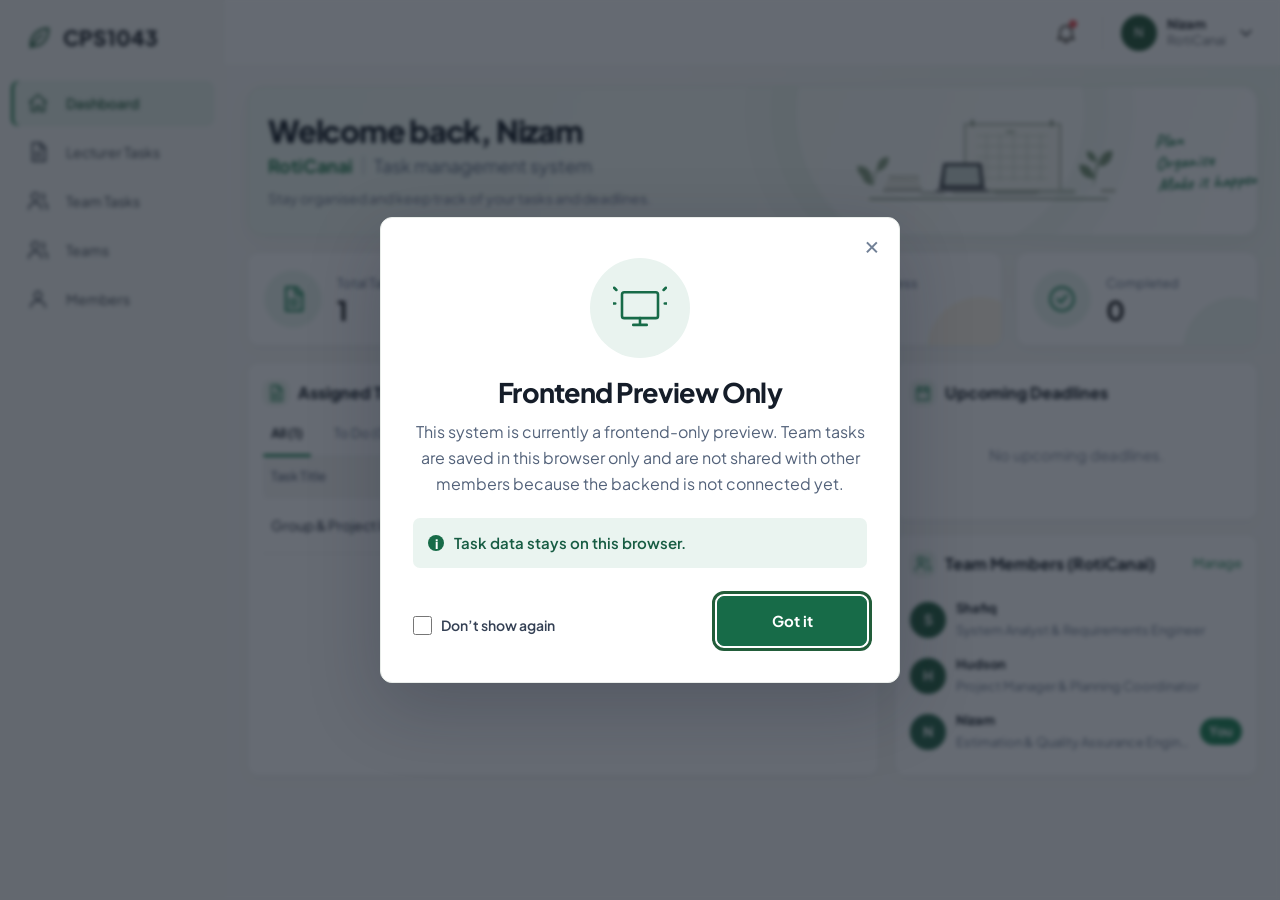
<file: index.html>
<!doctype html>
<html lang="en">
  <head>
    <meta charset="utf-8" />
    <meta name="viewport" content="width=device-width, initial-scale=1" />
    <title>Task Management System</title>
  </head>
  <body>
    <script>
      window.location.replace("frontend/index.html");
    </script>
    <p><a href="frontend/index.html">Buka Task Management System</a></p>
  </body>
</html>
</file>
<file: frontend/css/style.css>
:root {
  color-scheme: light;
  --bg: #f5f7f4;
  --sf: #fff;
  --sf2: #f3f5f2;
  --ink: #17231c;
  --mu: #667269;
  --ln: #e3e8e2;
  --g: #1f6b3f;
  --gs: #e3f0e5;
  --gb: #2f8f55;
  --red: #d33a2c;
  --dk: #1d2a22;
  --ondk: #fff;
  box-sizing: border-box;
  padding-top: env(safe-area-inset-top, 0px);
  padding-bottom: env(safe-area-inset-bottom, 0px);
}
*,
*::before,
*::after {
  box-sizing: border-box;
}
html {
  height: 100%;
  scroll-padding-top: env(safe-area-inset-top, 0px);
}
body {
  margin: 0;
  min-height: 100%;
  background: radial-gradient(ellipse at 100% 0%, #eaf3eb 0, transparent 34%), var(--bg);
  color: var(--ink);
  font:
    400 0.93rem/1.5 "Plus Jakarta Sans",
    system-ui,
    sans-serif;
}
a {
  color: inherit;
  text-decoration: none;
}
button,
input,
select {
  font: inherit;
  color: inherit;
}
button {
  cursor: pointer;
}
:focus-visible,
.sr:focus-within {
  outline: 3px solid var(--g);
  outline-offset: 2px;
}
svg.i {
  width: 20px;
  height: 20px;
  fill: none;
  stroke: currentColor;
  stroke-width: 1.8;
  stroke-linecap: round;
  stroke-linejoin: round;
  flex: none;
}
.sh {
  display: grid;
  grid-template-columns: 232px 1fr;
}
.sb {
  position: sticky;
  top: env(safe-area-inset-top, 0px);
  align-self: start;
  height: 100vh;
  padding: 20px 14px;
  background: linear-gradient(180deg, #fff 0%, #f8faf8 100%);
  border-right: 1px solid var(--ln);
}
.lg {
  display: flex;
  align-items: center;
  gap: 10px;
  padding: 4px 10px 26px;
  font-size: 1.3rem;
  font-weight: 800;
  color: var(--g);
}
.lg span {
  color: var(--ink);
}
.sb nav a {
  display: flex;
  align-items: center;
  gap: 12px;
  margin-bottom: 4px;
  padding: 11px 12px;
  border-radius: 10px;
  color: var(--mu);
  font-weight: 500;
  transition: background-color .18s ease, color .18s ease, transform .18s ease;
}
.sb nav a:hover:not(.on) {
  background: #edf4ee;
  color: var(--g);
  transform: translateX(2px);
}
.sb nav a.on {
  background: var(--gs);
  color: var(--g);
  font-weight: 800;
  box-shadow: inset 3px 0 var(--gb);
}
.mn {
  min-width: 0;
  padding: 20px clamp(16px, 3vw, 32px) 48px;
}
.tp {
  display: flex;
  align-items: center;
  gap: 16px;
  margin-bottom: 20px;
}
.tr {
  margin-left: auto;
  display: flex;
  align-items: center;
  gap: 14px;
}
.bl {
  position: relative;
  display: grid;
  place-items: center;
  width: 40px;
  height: 40px;
  background: none;
  border: 0;
  color: var(--ink);
}
.bl::after {
  content: "";
  position: absolute;
  top: 7px;
  right: 9px;
  width: 8px;
  height: 8px;
  border-radius: 50%;
  background: #e5484d;
}
.pf {
  display: flex;
  align-items: center;
  gap: 10px;
  padding-left: 14px;
  border-left: 1px solid var(--ln);
}
.pf small {
  display: block;
  color: var(--mu);
  font-size: .8125rem;
  line-height: 1.2;
}
.pf b {
  display: block;
  line-height: 1.2;
}
.sr {
  flex: 1;
  max-width: 540px;
  display: flex;
  align-items: center;
  gap: 10px;
  height: 44px;
  padding: 0 14px;
  background: var(--sf);
  border: 1px solid var(--ln);
  border-radius: 10px;
  color: var(--mu);
}
.sr input {
  flex: 1;
  min-width: 0;
  border: 0;
  background: none;
  outline: 0;
}
.sr.w {
  max-width: none;
  margin: 0 0 14px;
}
h1 {
  margin: 0;
  font-size: clamp(1.6rem, 4vw, 2.1rem);
  font-weight: 800;
  letter-spacing: -0.01em;
  line-height: 1.15;
}
h3 {
  margin: 0;
  font-size: 1.05rem;
  font-weight: 800;
}
.mu {
  color: var(--mu);
  margin: 2px 0 0;
}
.av {
  display: grid;
  place-items: center;
  width: 40px;
  height: 40px;
  flex: none;
  border-radius: 50%;
  background: var(--g);
  color: #fff;
  font-weight: 800;
}
.av.y {
  background: #2b302d;
  color: #fff;
}
.av.bl2 {
  background: #dbeafe;
  color: #1d4ed8;
}
.av.pk {
  background: #fde2e4;
  color: #b4232a;
}
.av.pu {
  background: #efe0fb;
  color: #7e3fb8;
}
.cd {
  background: var(--sf);
  border: 1px solid var(--ln);
  border-radius: 14px;
  padding: 20px;
  box-shadow: 0 7px 22px rgba(25, 55, 35, .035);
}
.ch {
  display: flex;
  align-items: center;
  gap: 10px;
  margin-bottom: 14px;
}
.ch a {
  margin-left: auto;
  color: var(--g);
  font-size: .8125rem;
  font-weight: 600;
  display: flex;
  align-items: center;
  gap: 6px;
}
.ch .i {
  color: var(--g);
}
.wl {
  display: flex;
  justify-content: space-between;
  gap: 20px;
  margin-bottom: 20px;
}
.gt {
  margin: 6px 0;
  display: flex;
  gap: 14px;
  font-size: 1.05rem;
  color: var(--mu);
}
.gt b {
  color: var(--g);
}
.qt {
  margin: 0;
  font:
    500 1.5rem/1.1 "Caveat",
    cursive;
  color: var(--mu);
  transform: rotate(-4deg);
  align-self: center;
  padding-right: 20px;
}
.st {
  display: grid;
  grid-template-columns: repeat(4, 1fr);
  gap: 16px;
  margin-bottom: 20px;
}
.st .cd {
  display: flex;
  align-items: center;
  gap: 16px;
  padding: 18px;
}
.ib {
  display: grid;
  place-items: center;
  width: 56px;
  height: 56px;
  border-radius: 50%;
  background: var(--gs);
  color: var(--g);
  flex: none;
}
.ib.y {
  background: #fbefc4;
  color: #a06b00;
}
.ib.d {
  background: var(--g);
  color: var(--bg);
}
.st small {
  display: block;
  color: var(--mu);
}
.st strong {
  font-size: 1.9rem;
  line-height: 1.1;
}
.dg {
  display: grid;
  grid-template-columns: 1.65fr 1fr;
  gap: 20px;
  align-items: start;
}
.col {
  display: grid;
  gap: 20px;
  min-width: 0;
}
.pn {
  padding: 16px;
  background: var(--gs);
  border-radius: 12px;
}
.pn h4 {
  margin: 0 0 8px;
  font-size: 1.1rem;
  color: var(--g);
  font-weight: 800;
}
.mt {
  display: flex;
  flex-wrap: wrap;
  gap: 6px 14px;
  margin-bottom: 12px;
  color: var(--mu);
  font-size: 0.85rem;
}
.mt span {
  display: flex;
  align-items: center;
  gap: 6px;
}
.mt .i {
  width: 16px;
  height: 16px;
}
.mt .rd {
  color: var(--red);
}
.ins {
  padding: 14px;
  background: var(--sf);
  border-radius: 10px;
  color: var(--mu);
  font-size: 0.88rem;
}
.ins b {
  display: block;
  color: var(--ink);
  margin-bottom: 4px;
}
.lecturer-brief p {
  margin: 0 0 12px;
}
.lecturer-brief .required-info {
  list-style: none;
  padding: 0;
  margin: 0 0 18px;
}
.lecturer-brief li + li {
  margin-top: 6px;
}
.lecturer-brief ol {
  margin: 8px 0 0;
  padding-left: 22px;
}
.bar {
  flex: 1;
  height: 8px;
  border-radius: 99px;
  background: var(--ln);
  overflow: hidden;
  min-width: 60px;
}
.bar i {
  display: block;
  height: 100%;
  border-radius: inherit;
  background: var(--gb);
}
.pr {
  display: flex;
  align-items: center;
  gap: 12px;
  margin-top: 14px;
  font-weight: 600;
}
.sc {
  overflow-x: auto;
}
table {
  width: 100%;
  border-collapse: collapse;
  min-width: 560px;
}
th {
  padding: 10px 14px;
  background: var(--sf2);
  color: var(--mu);
  font-size: .8125rem;
  font-weight: 600;
  text-align: left;
}
td {
  padding: 13px 14px;
  border-top: 1px solid var(--ln);
}
.tw {
  border: 1px solid var(--ln);
  border-radius: 10px;
  overflow: hidden;
}
.pl {
  display: inline-block;
  padding: 2px 12px;
  border-radius: 99px;
  font-size: .8125rem;
  font-weight: 600;
  color: #1c2321;
  white-space: nowrap;
}
.ok {
  background: #cdeccf;
}
.pg {
  background: #fbe9a6;
}
.on {
  background: #dbeafe;
}
.ns {
  background: #e8ebe8;
}
.po {
  background: #fbe8d6;
}
.pb {
  background: #dbeafe;
}
.pp {
  background: #efe0fb;
}
.tl {
  display: flex;
  align-items: center;
  gap: 12px;
  padding: 10px 0;
  border-top: 1px solid var(--ln);
}
.tl:first-of-type {
  border-top: 0;
}
.tl .mu {
  font-size: .8125rem;
}
.you {
  margin-left: auto;
  padding: 1px 10px;
  border-radius: 99px;
  background: var(--g);
  color: var(--bg);
  font-size: .8125rem;
  font-weight: 800;
}
.hl {
  background: var(--gs);
  border-radius: 10px;
  padding: 10px 12px;
  margin: 0 -12px;
}
.dd {
  margin-left: auto;
  text-align: right;
  color: var(--red);
  font-weight: 800;
  font-size: 0.85rem;
}
.dd small {
  display: block;
  color: var(--mu);
  font-weight: 400;
}
.act {
  position: relative;
  display: grid;
  gap: 14px;
  padding-left: 22px;
  margin: 0;
  list-style: none;
}
.act::before {
  content: "";
  position: absolute;
  left: 5px;
  top: 8px;
  bottom: 8px;
  width: 2px;
  background: var(--ln);
}
.act li {
  position: relative;
  display: flex;
  justify-content: space-between;
  gap: 12px;
  font-size: 0.85rem;
}
.act li::before {
  content: "";
  position: absolute;
  left: -22px;
  top: 6px;
  width: 12px;
  height: 12px;
  border-radius: 50%;
  background: var(--ln);
  border: 2px solid var(--sf);
}
.act li:first-child::before {
  background: var(--gb);
}
.act em {
  font-style: normal;
  color: var(--mu);
  white-space: nowrap;
  font-size: .8125rem;
}
.hd {
  display: flex;
  align-items: center;
  gap: 16px;
  padding: 16px 20px;
  border-bottom: 1px solid var(--ln);
}
.hd .ib {
  border-radius: 12px;
  background: #fbe8d6;
  color: #8a4b12;
  width: 60px;
  height: 60px;
}
.bt {
  display: inline-flex;
  align-items: center;
  gap: 8px;
  padding: 10px 16px;
  background: var(--sf);
  border: 1px solid var(--ln);
  border-radius: 10px;
  font-weight: 600;
  transition: transform .18s ease, box-shadow .18s ease, background-color .18s ease;
}
.bt:hover {
  transform: translateY(-1px);
  box-shadow: 0 5px 12px rgba(21, 45, 30, .12);
}
.bt.d {
  margin-left: auto;
  background: var(--dk);
  color: var(--ondk);
  border-color: var(--dk);
}
.pc {
  padding: 0;
}
.pc > .hd {
  padding: 20px;
}
.pc > .hd .bt {
  margin-left: auto;
}
.tb2 {
  display: flex;
  align-items: center;
  gap: 26px;
  padding: 0 20px;
  border-bottom: 1px solid var(--ln);
}
.tb2 button {
  padding: 14px 0;
  background: none;
  border: 0;
  border-bottom: 2px solid transparent;
  color: var(--mu);
  font-weight: 500;
}
.tb2 button.on {
  background: none;
  border-color: var(--ink);
  color: var(--ink);
  font-weight: 800;
}
.tb2 .bt {
  margin: 8px 0 8px auto;
}
.bd {
  padding: 20px;
}
.ck {
  width: 18px;
  height: 18px;
  accent-color: var(--g);
}
.mo {
  width: 34px;
  height: 26px;
  border: 0;
  border-radius: 6px;
  background: var(--sf2);
  font-weight: 800;
}
.two {
  display: grid;
  grid-template-columns: 1fr 1fr;
  gap: 20px;
  margin-top: 20px;
}
.big {
  font-size: 1.5rem;
  font-weight: 800;
  margin-left: 12px;
}
.gl {
  display: flex;
  align-items: center;
  gap: 6px;
  font-size: .8125rem;
  color: var(--mu);
  margin-left: auto;
}
.on2 {
  display: inline-block;
  width: 9px;
  height: 9px;
  border-radius: 50%;
  margin-right: 8px;
  background: #22a35a;
}
.on2.of {
  background: #a3aaa5;
}
.rt {
  display: grid;
  grid-template-columns: repeat(3, 1fr);
  gap: 12px;
}
.rt div {
  padding: 14px 10px;
  border-radius: 10px;
  text-align: center;
  font-size: 0.82rem;
  color: #1c2321;
}
.rt strong {
  display: block;
  font-size: 1.6rem;
}
.rt .i {
  margin: 0 auto 4px;
}
.cb {
  display: flex;
  align-items: center;
  gap: 10px;
  margin-bottom: 14px;
  flex-wrap: wrap;
}
.cb h3 {
  font-size: 1.35rem;
  margin: 0 12px;
}
.cb .bt {
  padding: 8px 14px;
}
.cb .sw {
  margin-left: auto;
  display: flex;
  background: var(--sf2);
  border-radius: 10px;
  padding: 4px;
}
.sw button {
  padding: 6px 18px;
  border: 0;
  border-radius: 8px;
  background: none;
  color: var(--mu);
  font-weight: 500;
}
.sw .on {
  background: #efe3d6;
  color: #1c2321;
  font-weight: 600;
}
.cg {
  display: grid;
  grid-template-columns: repeat(7, 1fr);
  border-top: 1px solid var(--ln);
  border-left: 1px solid var(--ln);
}
.cg > * {
  border-right: 1px solid var(--ln);
  border-bottom: 1px solid var(--ln);
}
.cg .w {
  padding: 10px;
  text-align: center;
  font-weight: 600;
  background: var(--sf2);
}
.cg .c {
  min-height: 98px;
  padding: 8px 6px;
}
.cg .c > span {
  display: block;
  margin-bottom: 6px;
  font-size: 0.85rem;
}
.cg .c.o > span {
  color: var(--mu);
  opacity: 0.5;
}
.ev {
  display: flex;
  align-items: center;
  gap: 6px;
  margin-bottom: 4px;
  padding: 5px 8px;
  border-radius: 8px;
  font-size: .8125rem;
  font-weight: 500;
  color: #1c2321;
  line-height: 1.2;
}
.ev::before {
  content: "";
  width: 8px;
  height: 8px;
  border-radius: 50%;
  flex: none;
  background: var(--d);
}
.r {
  --d: #ef4444;
  background: #fde2e2;
}
.b {
  --d: #3b82f6;
  background: #dbeafe;
}
.p {
  --d: #a855f7;
  background: #f0e1fb;
}
.y {
  --d: #f5b800;
  background: #fdf0c8;
}
.gr {
  --d: #22a35a;
  background: #d9f2e0;
}
.pk2 {
  --d: #ec4899;
  background: #fde0ec;
}
.cl {
  display: grid;
  grid-template-columns: 2.3fr 1fr;
  gap: 20px;
  align-items: start;
}
.ul {
  display: flex;
  align-items: center;
  gap: 12px;
  padding: 12px 0;
  border-top: 1px solid var(--ln);
  font-size: 0.82rem;
}
.ul:first-of-type {
  border-top: 0;
}
.dot {
  display: grid;
  place-items: center;
  width: 30px;
  height: 30px;
  border-radius: 8px;
  flex: none;
}
.dot::before {
  content: "";
  width: 12px;
  height: 12px;
  border-radius: 50%;
  background: var(--d);
}
.ul b {
  display: block;
  font-size: 0.88rem;
}
.ul small {
  color: var(--mu);
}
.ul .d {
  margin-left: auto;
  color: var(--mu);
}
.lk {
  display: flex;
  align-items: center;
  gap: 12px;
  padding: 8px 0;
}
.lk::before {
  content: "";
  width: 16px;
  height: 16px;
  border-radius: 50%;
  background: var(--d);
}
.dl {
  padding: 12px 0;
  border-top: 1px solid var(--ln);
  display: flex;
  gap: 12px;
  align-items: center;
}
.dl:first-of-type {
  border-top: 0;
}
dialog {
  width: min(420px, 92vw);
  padding: 22px;
  border: 0;
  border-radius: 14px;
  background: var(--sf);
  color: var(--ink);
}
dialog::backdrop {
  background: rgba(0, 0, 0, 0.45);
}
dialog label {
  display: block;
  margin: 12px 0 4px;
  font-weight: 600;
  font-size: 0.85rem;
}
dialog input,
dialog select {
  width: 100%;
  padding: 10px 12px;
  background: var(--bg);
  border: 1px solid var(--ln);
  border-radius: 8px;
}
.ac {
  display: flex;
  justify-content: flex-end;
  gap: 8px;
  margin-top: 20px;
}
.ac button {
  padding: 9px 18px;
  border-radius: 9px;
  border: 1px solid var(--ln);
  background: none;
  font-weight: 600;
}
.ac .pm {
  background: var(--dk);
  color: var(--ondk);
  border-color: var(--dk);
}

/* Reference palette: green dashboard, warm neutral workspace pages. */
:root {
  --bg: #f7f7f5;
  --sf: #fdfdfc;
  --sf2: #f0efed;
  --ink: #171b20;
  --mu: #666b72;
  --ln: #ececea;
  --g: #225d3a;
  --gs: #e4efe7;
  --gb: #308a59;
  --dk: #292e34;
  --red: #cf414b;
}
body {
  font-family: "Plus Jakarta Sans", system-ui, sans-serif;
  font-size: 15px;
  line-height: 1.5;
}
.sh {
  grid-template-columns: 205px minmax(0, 1fr);
}
.sb {
  display: flex;
  flex-direction: column;
  background: #f5f6f3;
  border: 0;
  padding: 22px 11px;
  height: 100dvh;
}
.lg {
  padding: 0 14px 27px;
  font-size: 20px;
  gap: 10px;
  color: var(--g);
}
.sb nav a {
  min-height: 45px;
  margin-bottom: 4px;
  border-radius: 7px;
  padding: 10px 16px;
  color: #3e454e;
  font-size: 14px;
  font-weight: 400;
  gap: 17px;
}
.sb nav a.on {
  color: var(--g);
  background: var(--gs);
  font-weight: 600;
}
.sb nav .i {
  width: 22px;
  height: 22px;
}
.sidebar-account {
  display: flex;
  align-items: center;
  gap: 12px;
  margin-top: auto;
  padding: 20px 14px 25px;
}
.sidebar-account small {
  display: block;
  font-size: 13px;
  color: #434952;
}
.sidebar-account .av {
  width: 44px;
  height: 44px;
  background: #20262d;
  font-size: 20px;
  font-weight: 400;
}
.mn {
  padding: 20px 25px 40px;
}
.tp {
  min-height: 82px;
  align-items: center;
  margin-bottom: 16px;
  padding: 14px 20px;
  border: 1px solid #e0ebe1;
  border-radius: 14px;
  background: linear-gradient(108deg, #edf6ef 0%, #f7faf6 58%, #fff 100%);
  box-shadow: 0 7px 22px rgba(25, 55, 35, .04);
}
.tp > div:first-child {
  position: relative;
  z-index: 1;
}
.tp h1 {
  margin: 0;
  color: #111820;
}
h1 {
  font-size: 32px;
  line-height: 1.2;
  letter-spacing: -0.6px;
  font-weight: 700;
}
h3 {
  font-weight: 600;
  font-size: 18px;
}
.tp .mu {
  margin-top: 3px;
  font-size: 16px;
  color: #404751;
}
.tr {
  gap: 16px;
  flex-shrink: 0;
}
.pf {
  padding-left: 18px;
}
.pf .av {
  background: #20262d;
  font-weight: 500;
}
body:not([data-page="home"]) .pf > div,
body:not([data-page="home"]) .pf > svg {
  display: none;
}
.bl {
  color: #423a30;
}
.bl .i {
  width: 24px;
  height: 24px;
}
.cd {
  border: 1px solid #f1f0ee;
  border-radius: 12px;
  box-shadow: 0 3px 10px #282b3005;
  padding: 18px;
  min-width: 0;
}
.pc {
  padding: 0;
}
.pc > .hd {
  padding: 18px 20px;
  min-height: 92px;
}
.hd .ib {
  width: 76px;
  height: 60px;
  color: #473d30;
  background: #faecdf;
  border-radius: 9px;
}
.hd .ib .i {
  width: 36px;
  height: 36px;
  stroke-width: 2;
}
.hd h3 {
  font-size: 23px;
  font-weight: 700;
}
.hd > div {
  min-width: 0;
}
.hd .mu {
  font-size: 16px;
}
.bt {
  min-height: 44px;
  font-weight: 400;
  border-color: #e1dfdc;
  border-radius: 9px;
  white-space: nowrap;
}
.tb2 {
  padding: 0 18px;
  gap: 30px;
  min-height: 63px;
}
.tb2 > button {
  min-height: 63px;
  padding: 16px 14px;
  font-size: 15px;
}
.tb2 > button.on {
  border-bottom-width: 3px;
  font-weight: 600;
}
.tb2 > .bt.d {
  padding: 9px 17px;
  min-height: 44px;
  color: white;
  background: #2c3138;
  border: 1px solid #363d45;
  border-radius: 9px;
}
.bd {
  padding: 18px 16px;
}
.sr {
  border-color: #dededb;
  background: transparent;
  border-radius: 10px;
}
.sr.w {
  margin-bottom: 16px;
}
.tw {
  border-color: #eae9e6;
  border-radius: 9px;
}
th {
  color: #24272b;
  font-weight: 500;
  font-size: 13px;
  padding: 13px 14px;
}
td {
  font-size: 14px;
  padding: 10px 14px;
  border-color: #eeedeb;
}
.pl {
  border-radius: 8px;
  padding: 4px 11px;
  font-weight: 400;
  line-height: 1.4;
}
.pl.on,
.pl.pb {
  background: #e2edfc;
  color: #23598b;
}
.pl.ns {
  background: #edeeec;
  color: #454b51;
}
.pl.ok {
  background: #d8f3e5;
  color: #185f3b;
}
.pl.pg {
  background: #fff0bc;
  color: #735914;
}
.pl.po {
  background: #f6eadd;
  color: #604c37;
}
.pl.pp {
  background: #f0e2fb;
  color: #7739a2;
}
.mo {
  background: #f3f3f1;
  width: 46px;
  min-height: 30px;
}
.ck {
  flex: none;
  width: 19px;
  height: 19px;
}
.two {
  gap: 18px;
  margin-top: 18px;
}
.two > .cd {
  min-height: 158px;
}
.two .ch {
  margin-bottom: 16px;
}
.ch a {
  color: #2264a1;
  font-weight: 400;
}
.gl {
  font-size: 13px;
}
.bar {
  background: #e5e6e5;
}
.bar i {
  background: linear-gradient(90deg, #4eaa7e, #47ad7b);
}
.big {
  font-size: 21px;
}
[data-page="team"] .pc .sc {
  max-height: 276px;
  overflow: auto;
  scrollbar-width: thin;
}
[data-page="team"] thead {
  position: sticky;
  top: 0;
  z-index: 1;
}
[data-page="team"] .pc td {
  padding-top: 7px;
  padding-bottom: 7px;
}
[data-page="team"] .two .pr {
  padding-top: 12px;
}
[data-page="member"] .pc > .hd {
  min-height: 110px;
  gap: 28px;
}
[data-page="member"] td {
  padding-top: 12px;
  padding-bottom: 12px;
}
[data-page="member"] td:nth-child(2) .pl {
  white-space: normal;
  max-width: 235px;
  font-size: 13px;
}
[data-page="member"] .two {
  grid-template-columns: 1.1fr 1fr;
}
[data-page="member"] .two .tl {
  font-size: 13px;
}
.rt {
  gap: 8px;
}
.rt > div {
  border-radius: 7px;
  padding: 14px 8px;
  background: #f7ecdf;
  font-size: 13px;
}
.rt > .pb {
  background: #eaf1fc;
}
.rt > .pp {
  background: #f2e9fa;
}
.rt .i {
  display: block;
  margin-bottom: 8px;
}
.rt strong {
  font-size: 23px;
  margin-top: 4px;
  font-weight: 500;
}
.cl {
  grid-template-columns: minmax(0, 2.5fr) minmax(275px, 1fr);
  gap: 17px;
}
.cl > .cd {
  padding: 0;
  overflow: hidden;
}
.cb {
  padding: 16px 14px;
  margin: 0;
  gap: 6px;
  min-height: 74px;
}
.cb .bt {
  padding: 8px 12px;
  min-height: 40px;
}
.cb h3 {
  font-size: 21px;
  margin: 0 10px;
}
.cb .sw {
  padding: 0;
  background: #faf9f7;
  border: 1px solid #eeece9;
  border-radius: 8px;
}
.sw button {
  min-height: 38px;
  padding: 6px 20px;
}
.sw .on {
  background: #eee5dc;
  color: #171717;
}
.cg {
  border-left: 0;
  grid-template-columns: repeat(7, minmax(0, 1fr));
}
.cg .w {
  background: transparent;
  font-size: 14px;
  padding: 11px 3px;
}
.cg .c {
  min-height: 98px;
  padding: 9px 5px;
}
.cg .c > span {
  font-size: 13px;
  padding-left: 7px;
}
.cg > :nth-child(7n) {
  border-right: 0;
}
.ev {
  font-size: 13px;
  padding: 9px 4px;
  gap: 4px;
  border-radius: 5px;
  overflow-wrap: anywhere;
}
.ev::before {
  width: 7px;
  height: 7px;
}
.cl .col {
  gap: 18px;
}
.cl .col .cd {
  padding: 16px 12px;
}
.cl h3 {
  font-size: 16px;
}
.cl .cb h3 {
  font-size: 21px;
}
.cl .ul {
  padding: 18px 0;
  gap: 7px;
  font-size: 13px;
}
.cl .ul b {
  font-size: 13px;
}
.cl .ul .dot {
  width: 24px;
}
.cl .ul > div {
  flex: 1;
}
.cl .ul .d {
  white-space: nowrap;
}
.cl .ul .pl {
  font-size: 13px !important;
  padding: 6px 5px;
  border-radius: 3px;
}
.lk {
  font-size: 13px;
  padding: 9px 10px;
}
.cl .col > .cd:last-child {
  padding: 18px 16px 30px;
}

/* Dashboard follows the separate green reference. */
[data-page="home"] .sh {
  grid-template-columns: 225px minmax(0, 1fr);
}
[data-page="home"] .sb {
  background: #f5f6f3;
}
[data-page="home"] .lg {
  color: #215c38;
  font-size: 21px;
}
[data-page="home"] .sb nav a.on {
  background: var(--gs);
  color: var(--g);
}
[data-page="home"] .sidebar-account {
  display: none;
}
[data-page="home"] .mn {
  padding: 0 20px 24px;
}
[data-page="home"] .tp {
  align-items: center;
  margin: 0 -20px 24px;
  padding: 10px 24px;
  min-height: 64px;
  background: var(--sf);
  border-bottom: 1px solid #f0f1ee;
}
[data-page="home"] .tp .sr {
  max-width: 495px;
  height: 38px;
  font-size: 13px;
  border-color: #edeeeb;
}
[data-page="home"] .pf {
  font-size: 13px;
}
[data-page="home"] .pf .av {
  background: #205332;
  width: 36px;
  height: 36px;
}
[data-page="home"] .wl {
  min-height: 98px;
  position: relative;
  align-items: center;
  margin-bottom: 16px;
}
[data-page="home"] .wl > div:first-child {
  z-index: 1;
  max-width: 68%;
}
[data-page="home"] h1 {
  font-size: 32px;
  font-weight: 750;
}
.gt {
  font-size: 16px;
  margin: 6px 0;
}
.gt b {
  font-size: 18px;
}
.welcome-art {
  display: flex;
  align-items: center;
  position: absolute;
  right: 0;
  bottom: -3px;
  width: 36%;
  opacity: 0.85;
}
.welcome-art img {
  width: 72%;
  min-width: 0;
  height: auto;
}
.qt {
  flex: 1;
  padding: 0;
  font-size: 17px;
  color: #666f63;
  white-space: nowrap;
}
.qt::after {
  content: "";
  display: block;
  width: 60px;
  height: 2px;
  margin: 10px auto 0;
  background: #448366;
  transform: rotate(-16deg);
}
.st {
  gap: 14px;
  margin-bottom: 18px;
}
.st .cd {
  min-height: 104px;
  padding: 16px;
  gap: 18px;
}
.st .ib {
  width: 64px;
  height: 64px;
  background: #ecf4ef;
}
.st .ib .i {
  width: 31px;
  height: 31px;
}
.st .ib.y {
  background: #fcf7df;
  color: #867326;
}
.st .ib.d {
  background: #e8f3ed;
  color: #23683f;
}
.st strong {
  display: block;
  font-size: 31px;
  margin-top: 4px;
}
.st small {
  font-size: 14px;
  color: #424952;
}
.dg {
  grid-template-columns: minmax(0, 1.58fr) minmax(0, 1fr);
  gap: 16px;
}
.dg .col {
  gap: 16px;
}
.dg .cd {
  padding: 16px;
}
.dg h3 {
  font-size: 16px;
}
.dg .ch a {
  color: #386851;
  font-size: 13px;
}
.dg .ch {
  margin-bottom: 14px;
}
.dg .ch > .i {
  width: 23px;
  height: 23px;
}
.pn {
  background: #eff5f0;
  border-radius: 6px;
  padding: 18px 16px;
}
.pn h4 {
  font-size: 17px;
  margin-bottom: 12px;
}
.mt {
  font-size: 13px;
  margin-bottom: 18px;
}
.mt .rd {
  color: #53585f;
}
.mt .rd .i {
  color: #d45762;
}
.ins {
  background: #f9fbf9;
  font-size: 13px;
  line-height: 1.5;
  padding: 14px;
}
.ins b {
  font-size: 13px;
  font-weight: 500;
  margin-bottom: 8px;
}
.dg .bar i {
  background: linear-gradient(90deg, #298254, #318659);
}
.dg .tl {
  font-size: 13px;
  min-height: 60px;
}
.dg .tl b {
  font-size: 14px;
}
.dg .tl .mu {
  font-size: 13px !important;
  line-height: 1.5;
}
.dg .tl .av {
  width: 34px;
  height: 34px;
  box-shadow: 0 0 0 6px #f0f3ef;
  font-size: 14px;
}
.dg .hl {
  background: #edf5ef;
  margin: 2px -2px 0;
  padding: 10px;
}
.dg .dd {
  font-size: 13px;
  flex-shrink: 0;
}
.dg .dd small {
  font-size: 13px;
}
.dg .you {
  font-size: 13px;
  padding: 2px 7px;
}
.act {
  gap: 14px;
}
.act li {
  font-size: 13px;
  line-height: 1.35;
}
.act em {
  font-size: 13px;
}
.dg table {
  min-width: 0;
}
.dg .tw {
  border: 0;
  border-radius: 5px;
}
.dg th {
  font-size: 13px;
  padding: 12px 8px;
}
.dg td {
  font-size: 13px;
  padding: 15px 8px;
}
.dg td:nth-child(2) {
  width: 40%;
}
.dg td:nth-child(3) {
  white-space: nowrap;
}
.dg td .pl {
  font-size: 13px;
  padding: 5px 8px;
  border-radius: 20px;
  white-space: nowrap;
}
.dg td .pr {
  font-size: 13px;
  gap: 6px;
}
.dg td .bar {
  min-width: 52px;
}

/* Tablet: retain readable content and move navigation below the workspace. */
@media (max-width: 1100px) {
  .sh,
  [data-page="home"] .sh {
    grid-template-columns: 185px minmax(0, 1fr);
  }
  .mn {
    padding-inline: 18px;
  }
  .lg {
    font-size: 18px !important;
    padding-inline: 7px;
  }
  .sb nav a {
    padding-inline: 10px;
    gap: 10px;
  }
  .dg {
    grid-template-columns: 1fr;
  }
  .dg > .col:last-child {
    grid-template-columns: 1fr 1fr;
  }
  .dg > .col:last-child > :last-child {
    grid-column: 1 / -1;
  }
  .cl {
    grid-template-columns: 1fr;
  }
  .cl > .col {
    grid-template-columns: 1fr 1fr;
  }
  .st .cd {
    gap: 10px;
    padding: 12px;
  }
  .st .ib {
    width: 44px;
    height: 44px;
  }
  .st small {
    font-size: 13px;
  }
  [data-page="member"] .two {
    grid-template-columns: 1fr;
  }
  .welcome-art {
    display: none;
  }
  [data-page="home"] .wl > div:first-child {
    max-width: none;
  }
}
@media (max-width: 900px) {
  .sh,
  [data-page="home"] .sh {
    display: block;
  }
  .sb {
    position: fixed;
    inset: auto 0 0;
    z-index: 10;
    height: auto;
    display: block;
    padding: 6px 5px calc(6px + env(safe-area-inset-bottom, 0px));
    background: #fdfdfc !important;
    border-top: 1px solid #e6e5e1;
    box-shadow: 0 -3px 15px #20262d08;
  }
  .sb .lg,
  .sidebar-account {
    display: none;
  }
  .sb nav {
    display: grid;
    grid-template-columns: repeat(5, minmax(0, 1fr));
    gap: 3px;
  }
  .sb nav a {
    flex-direction: column;
    gap: 4px;
    margin: 0;
    padding: 7px 2px;
    min-height: 62px;
    font-size: 12px;
    line-height: 1.2;
    text-align: center;
  }
  .sb nav a .i {
    width: 21px;
    height: 21px;
  }
  .mn,
  [data-page="home"] .mn {
    padding-bottom: calc(96px + env(safe-area-inset-bottom, 0px));
  }
  .st {
    grid-template-columns: repeat(4, minmax(0, 1fr));
  }
  .sc {
    max-width: 100%;
  }
  .two {
    grid-template-columns: 1fr 1fr;
  }
}
/* Phone: table rows become labelled cards, with no page-wide sideways scroll. */
@media (max-width: 600px) {
  .mn {
    padding: 20px 14px 100px;
  }
  [data-page="home"] .mn {
    padding-inline: 14px;
  }
  [data-page="home"] .tp {
    margin-inline: -14px;
    padding: 12px 14px;
    margin-bottom: 22px;
  }
  h1,
  [data-page="home"] h1 {
    font-size: 26px;
  }
  h3 {
    font-size: 16px;
  }
  .tp {
    gap: 10px;
    min-height: 76px;
    margin-bottom: 15px;
    padding: 12px 14px;
    border-radius: 12px;
  }
  .tp .mu {
    font-size: 13px;
  }
  .tr {
    gap: 4px;
  }
  .pf {
    border: 0;
    padding-left: 0;
  }
  .pf > div,
  .pf > svg {
    display: none;
  }
  [data-page="home"] .dashboard-topbar .pf > div,
  [data-page="home"] .dashboard-topbar .pf > svg {
    display: block;
  }
  [data-page="home"] .dashboard-topbar .pf > svg {
    width: 17px;
    height: 17px;
  }
  [data-page="home"] .dashboard-topbar .pf > div {
    font-size: 13px;
    line-height: 1.2;
  }
  [data-page="home"] .dashboard-topbar .pf small {
    font-size: 12px;
  }
  .pf .av {
    width: 34px;
    height: 34px;
  }
  .bl {
    width: 34px;
  }
  .sr {
    min-width: 0;
  }
  .sb nav a {
    font-size: 12px;
    padding-inline: 1px;
  }
  .wl {
    min-height: auto !important;
  }
  .wl .mu {
    font-size: 13px;
  }
  .gt {
    font-size: 13px;
    gap: 9px;
    flex-wrap: wrap;
  }
  .gt b {
    font-size: 15px;
  }
  .st {
    grid-template-columns: repeat(2, minmax(0, 1fr));
    gap: 10px;
  }
  .st .cd {
    min-height: 94px;
    padding: 12px;
    gap: 10px;
  }
  .st .ib {
    width: 42px;
    height: 42px;
  }
  .st .ib .i {
    width: 25px;
    height: 25px;
  }
  .st strong {
    font-size: 27px;
  }
  .st small {
    font-size: 13px;
  }
  .dg,
  .two,
  .cl > .col,
  .dg > .col:last-child {
    grid-template-columns: minmax(0, 1fr);
  }
  .dg > .col:last-child > :last-child {
    grid-column: auto;
  }
  .cd,
  .dg .cd {
    padding: 14px;
  }
  .pc {
    padding: 0;
  }
  .pc > .hd,
  [data-page="member"] .pc > .hd {
    padding: 16px;
    flex-wrap: wrap;
    gap: 12px;
  }
  .hd .ib {
    width: 54px;
    height: 54px;
  }
  .hd h3 {
    font-size: 21px;
  }
  .hd .mu {
    font-size: 13px;
  }
  .pc > .hd .bt {
    margin: 0;
    width: 100%;
    justify-content: center;
  }
  .tb2 {
    padding: 0 12px;
    gap: 10px;
    flex-wrap: wrap;
  }
  .tb2 > button {
    min-height: 48px;
    padding: 12px 5px;
    font-size: 13px;
  }
  .tb2 > .bt.d {
    flex: 1 0 100%;
    justify-content: center;
    margin: 0 0 12px;
  }
  .bd {
    padding: 14px 12px;
  }
  .ch {
    flex-wrap: wrap;
    gap: 7px;
  }
  .ch .gl {
    font-size: 13px;
  }
  .pn {
    padding: 14px 12px;
  }
  .pn h4 {
    font-size: 16px;
  }
  .mt {
    gap: 8px;
    font-size: 13px;
  }
  .ins {
    padding: 12px;
  }
  .act li {
    flex-direction: column;
    gap: 4px;
  }
  .tl {
    gap: 8px;
  }
  .tl > span:not(.av):not(.pl):not(.ib),
  .tl > div {
    min-width: 0;
    overflow-wrap: anywhere;
  }
  .rt {
    grid-template-columns: repeat(3, minmax(0, 1fr));
    gap: 5px;
  }
  .rt > div {
    padding: 12px 5px;
    font-size: 13px;
  }
  [data-page="team"] .pc .sc {
    max-height: none;
    overflow: visible;
  }
  .tw {
    border: 0;
    overflow: visible;
  }
  table,
  .dg table {
    display: block;
    min-width: 0;
    width: 100%;
  }
  thead {
    display: none;
  }
  tbody {
    display: grid;
    gap: 12px;
  }
  tr:has(th) {
    display: none;
  }
  tr:has(td) {
    display: block;
    border: 1px solid #e9e8e4;
    border-radius: 9px;
    padding: 8px 12px;
    background: #fff;
  }
  td,
  .dg td,
  [data-page="member"] td {
    display: flex;
    align-items: center;
    justify-content: space-between;
    gap: 12px;
    width: 100% !important;
    padding: 8px 0;
    font-size: 13px;
    border: 0;
    white-space: normal !important;
    overflow-wrap: anywhere;
  }
  td + td {
    border-top: 1px solid #f2f1ee;
  }
  td::before {
    content: attr(data-label);
    flex: 0 0 80px;
    color: #71757c;
    font-size: 13px;
  }
  td[data-label=""]::before,
  td[colspan]::before {
    display: none;
  }
  td[data-label=""] {
    justify-content: flex-end;
  }
  td > .tl {
    flex: 1;
    justify-content: flex-end;
  }
  td .pr {
    min-width: 125px;
  }
  td .pl {
    white-space: normal;
    text-align: right;
  }
  .mo {
    min-height: 44px;
    min-width: 44px;
  }
  .ck {
    width: 24px;
    height: 24px;
    margin: 4px;
  }
  .cb {
    padding: 12px;
    gap: 6px;
  }
  .cl .cb h3 {
    flex: 1;
    font-size: 17px;
    margin: 0 0 0 4px;
    text-align: right;
  }
  .cb .bt {
    min-height: 44px;
    padding: 8px;
  }
  .cb .sw {
    width: 100%;
    margin-top: 5px;
  }
  .sw button {
    flex: 1;
    min-height: 44px;
  }
  .cg .w {
    font-size: 13px;
    padding: 10px 0;
  }
  .cg .c {
    min-height: 80px;
    padding: 5px 2px;
  }
  .cg .c > span {
    padding: 0;
    font-size: 13px;
    text-align: center;
  }
  .ev {
    font-size: 13px;
    padding: 4px 2px;
    line-height: 1.3;
    gap: 2px;
    flex-direction: column;
    text-align: center;
  }
  .ev::before {
    width: 5px;
    height: 5px;
  }
  .cl .ul {
    font-size: 13px;
  }
  .cl .ul b {
    font-size: 13px;
  }
  .cl .ul .pl {
    font-size: 13px !important;
  }
  dialog {
    max-height: calc(100dvh - 32px);
    overflow-y: auto;
    padding: 20px;
  }
  dialog input,
  dialog select {
    font-size: 16px;
    min-height: 44px;
  }
  .ac button {
    min-height: 44px;
  }
}
</file>
<file: frontend/css/lecturer.css>
/* Lecturer task list from the supplied reference. */
.lecturer-mobile-topbar { display: none; }
.lecturer-mobile-label { display: none; }
.lecturer-list {
  margin-top: 14px;
}
.lecturer-toolbar {
  display: flex;
  align-items: center;
  gap: 24px;
  min-height: 88px;
  padding: 0 20px 0 24px;
  border: 1px solid var(--ln);
  border-radius: 12px;
  background: var(--sf);
}
.lecturer-tabs {
  display: flex;
  align-self: stretch;
  gap: 32px;
}
.lecturer-tabs button {
  position: relative;
  min-height: 70px;
  padding: 0 4px;
  border: 0;
  background: transparent;
  color: #526070;
  font-size: 16px;
  white-space: nowrap;
}
.lecturer-tabs button.selected {
  color: #111819;
  font-weight: 600;
}
.lecturer-tabs button.selected::after {
  content: "";
  position: absolute;
  bottom: 8px;
  left: 4px;
  right: 4px;
  height: 2px;
  background: var(--g);
}
.lecturer-tabs button.selected::before {
  content: "";
  position: absolute;
  bottom: 8px;
  left: -24px;
  right: -24px;
  height: 1px;
  background: var(--g);
}
.lecturer-search {
  flex: 0 1 360px;
  margin-left: auto;
  height: 48px;
  border-color: var(--ln);
  border-radius: 9px;
}
.lecturer-search input {
  width: 100%;
  font-size: 16px;
}
.lecturer-search .i {
  width: 24px;
  height: 24px;
}
.lecturer-table-panel {
  padding: 16px;
  background: var(--sf);
  border: 1px solid var(--ln);
  border-radius: 12px;
}
.lecturer-table {
  table-layout: fixed;
}
.lecturer-table th {
  padding: 18px 14px;
  background: var(--sf2);
  font-size: 14px;
  color: #4a5664;
  font-weight: 400;
}
.lecturer-table th:first-child {
  width: 34%;
  padding-left: 76px;
}
.lecturer-table th:nth-child(2),
.lecturer-table th:nth-child(3) {
  width: 15.5%;
}
.lecturer-table th:nth-child(4) {
  width: 20%;
}
.lecturer-table th:last-child {
  width: 15%;
  text-align: center;
}
.lecturer-task-row {
  background: #eff5f0;
}
.lecturer-task-row td {
  padding: 16px 14px;
  color: #4f5d6c;
  font-size: 16px;
}
.lecturer-task-name {
  display: flex;
  align-items: center;
  gap: 22px;
}
.lecturer-task-name b {
  font-weight: 600;
  color: #0d171c;
}
.lecturer-doc {
  display: grid;
  place-items: center;
  flex: none;
  width: 44px;
  height: 44px;
  background: var(--gs);
  border-radius: 10px;
  color: var(--g);
}
.lecturer-doc .i {
  width: 26px;
  height: 26px;
}
.lecturer-status {
  display: inline-flex;
  align-items: center;
  gap: 9px;
  padding: 7px 14px;
  background: var(--gs);
  border-radius: 15px;
  color: var(--g);
  font-weight: 600;
  white-space: nowrap;
}
.lecturer-status > span {
  height: 9px;
  width: 9px;
  border-radius: 50%;
  background: var(--gb);
}
.lecturer-task-row td:last-child {
  text-align: center;
}
.lecturer-open {
  display: inline-flex;
  align-items: center;
  justify-content: center;
  gap: 8px;
  min-width: 40px;
  height: 40px;
  padding: 0 10px;
  border: 1px solid #e6e8e5;
  border-radius: 9px;
  color: #101b22;
  background: #fafcf9;
  font: inherit;
  font-size: 13px;
  white-space: nowrap;
}
.lecturer-open .i {
  width: 18px;
  height: 18px;
  flex: none;
}
.lecturer-open:hover {
  background: var(--gs);
  border-color: var(--gb);
}
.lecturer-empty {
  padding: 30px !important;
  text-align: center;
  color: #737c82;
}
.lecturer-detail-view {
  display: grid;
  gap: 18px;
}
.lecturer-detail-head {
  display: flex;
  align-items: center;
  gap: 18px;
  min-height: 72px;
  padding: 12px 18px;
  border-bottom: 1px solid #ececea;
}
.lecturer-detail-head h2 {
  flex: 1;
  margin: 0;
  color: #121a1f;
  font-size: clamp(18px, 2vw, 26px);
}
.lecturer-back {
  display: grid;
  place-items: center;
  flex: none;
  width: 44px;
  height: 44px;
  border: 1px solid #ececea;
  border-radius: 9px;
  background: var(--sf);
}
.lecturer-date {
  display: grid;
  gap: 4px;
  min-width: 130px;
  padding-left: 18px;
  border-left: 1px solid #e8e8e5;
}
.lecturer-date > span {
  display: flex;
  align-items: center;
  gap: 8px;
  color: #737b82;
  font-size: 13px;
}
.lecturer-date .i {
  width: 18px;
  height: 18px;
  color: #111;
}
.lecturer-date > b {
  padding-left: 26px;
  color: #13191d;
  font-size: 14px;
}
.lecturer-detail-grid {
  display: grid;
  grid-template-columns: minmax(0, 1.35fr) minmax(310px, 1fr);
  gap: 18px;
}
.lecturer-info-card,
.lecturer-upload-card,
.lecturer-notes-card,
.lecturer-activity-card {
  min-width: 0;
  padding: 18px;
  background: var(--sf);
  border: 1px solid var(--ln);
  border-radius: 12px;
  box-shadow: 0 2px 8px #1c28200a;
}
.lecturer-info-card {
  padding: 14px;
}
.lecturer-info-card > h3,
.lecturer-upload-card > h3,
.lecturer-notes-card > h3,
.lecturer-activity-card > h3 {
  display: flex;
  align-items: center;
  gap: 14px;
  margin: 0 0 14px;
  color: #121a1f;
  font-size: 17px;
}
.lecturer-info-card > h3 .i {
  box-sizing: content-box;
  width: 23px;
  height: 23px;
  padding: 12px;
  border-radius: 10px;
  color: var(--g);
  background: var(--gs);
}
.lecturer-instructions {
  min-height: 250px;
  padding: 22px clamp(18px, 4vw, 52px);
  border-radius: 9px;
  background: linear-gradient(140deg, #eff5f0, var(--gs));
  color: #17232b;
  font-size: 15px;
}
.lecturer-instructions p {
  margin: 0 0 16px;
}
.lecturer-instructions ul,
.lecturer-instructions ol {
  margin: 0;
  padding-left: 24px;
}
.lecturer-instructions ul {
  display: grid;
  gap: 10px;
  margin-bottom: 18px;
}
.lecturer-instructions ul li::marker {
  color: #126345;
}
.lecturer-instructions ol {
  display: grid;
  gap: 8px;
}
.lecturer-side-cards {
  display: grid;
  align-content: start;
  gap: 16px;
}
.lecturer-upload-card > h3 .i,
.lecturer-notes-card > h3 .i,
.lecturer-activity-card > h3 .i {
  box-sizing: content-box;
  width: 21px;
  height: 21px;
  padding: 11px;
  border-radius: 10px;
  color: #242729;
  background: #f0efec;
}
.lecturer-dropzone {
  display: grid;
  justify-items: center;
  gap: 10px;
  min-height: 210px;
  padding: 20px;
  border: 1px dashed #d9ddda;
  border-radius: 9px;
  text-align: center;
  cursor: pointer;
}
.lecturer-upload-icon {
  display: grid;
  place-items: center;
  width: 54px;
  height: 58px;
  margin-bottom: 2px;
  color: #247e52;
}
.lecturer-upload-icon .i {
  width: 46px;
  height: 46px;
  stroke-width: 1.5;
}
.lecturer-dropzone > b {
  color: #11191d;
  font-size: 14px;
}
.lecturer-dropzone > span:not(.lecturer-upload-icon):not(.lecturer-choose) {
  color: #6c737b;
  font-size: 13px;
}
.lecturer-dropzone #lecturer-file {
  position: absolute;
  width: 1px;
  height: 1px;
  overflow: hidden;
  clip-path: inset(50%);
}
.lecturer-choose {
  min-width: 130px;
  margin-top: 6px;
  padding: 11px 18px;
  border-radius: 9px;
  background: #eeeae6;
  color: #171b1e;
  font-size: 14px;
  font-weight: 600;
}
.lecturer-upload-message {
  margin: 8px 0 0;
  color: #276849;
  font-size: 13px;
}
.lecturer-submit {
  width: 100%;
  min-height: 42px;
  margin-top: 10px;
  border: 0;
  border-radius: 8px;
  background: #246b45;
  color: #fff;
  font-weight: 600;
}
.lecturer-notes-card p,
.lecturer-activity-card p {
  margin: 18px 0 4px;
  color: #6c737b;
  font-size: 14px;
}
.lecturer-activity-card {
  min-height: 110px;
}
.lecturer-activity-card > h3 .i {
  width: 21px;
  height: 21px;
}
.lecturer-activity-card p {
  margin-left: 56px;
}
.lecturer-detail-dialog {
  width: min(1440px, calc(100vw - 32px));
  max-height: min(920px, calc(100dvh - 32px));
  padding: 18px;
  overflow-y: auto;
}
.lecturer-detail-dialog .cd {
  box-shadow: none;
  padding: 0;
  border: 0;
}
@media (min-width: 1400px) {
  .lecturer-detail-head {
    min-height: 74px;
  }
  .lecturer-detail-head h2 {
    font-size: 26px;
  }
  .lecturer-instructions {
    min-height: 410px;
    padding: 22px clamp(20px, 4vw, 70px);
    font-size: 17px;
  }
  .lecturer-dropzone {
    min-height: 260px;
  }
  .lecturer-notes-card {
    min-height: 142px;
  }
  .lecturer-activity-card {
    min-height: 136px;
  }
}
.visually-hidden {
  position: absolute;
  width: 1px;
  height: 1px;
  padding: 0;
  margin: -1px;
  overflow: hidden;
  clip-path: inset(50%);
  white-space: nowrap;
  border: 0;
}
@media (max-width: 1100px) {
  .lecturer-toolbar {
    gap: 14px;
    padding-inline: 16px;
  }
  .lecturer-tabs {
    gap: 18px;
  }
  .lecturer-tabs button {
    font-size: 14px;
  }
  .lecturer-search {
    flex-basis: 250px;
  }
  .lecturer-search input {
    font-size: 14px;
  }
  .lecturer-task-row td {
    font-size: 13px;
    padding: 14px 10px;
  }
  .lecturer-task-name {
    gap: 10px;
  }
  .lecturer-status {
    padding: 6px 8px;
    font-size: 13px;
  }
}
@media (max-width: 600px) {
  .lecturer-mobile-topbar {
    display: flex;
    align-items: center;
    min-height: 66px;
    margin: -20px -14px 20px;
    padding: 8px 18px;
    border-bottom: 1px solid var(--ln);
    background: #fff;
  }
  .lecturer-mobile-topbar > b { color: #26364b; font-size: 20px; letter-spacing: -.5px; }
  .lecturer-mobile-topbar > b span { color: var(--g); }
  .lecturer-mobile-topbar .tr { gap: 5px; }
  .lecturer-mobile-topbar .pf { gap: 0; padding-left: 8px; }
  .lecturer-mobile-topbar .pf .av { width: 38px; height: 38px; }
  .lecturer-mobile-topbar .pf > div,
  .lecturer-mobile-topbar .pf > svg { display: none; }
  [data-page="lecturer"] .tp { align-items: flex-start; margin-bottom: 24px; }
  [data-page="lecturer"] .tp h1 { font-size: 32px; line-height: 1.15; }
  [data-page="lecturer"] .tp .mu { margin-top: 4px; font-size: 17px; }
  [data-page="lecturer"] .tp .tr { display: none; }
  .lecturer-detail-dialog {
    width: calc(100vw - 20px);
    max-height: calc(100dvh - 20px);
    padding: 10px;
  }
  .lecturer-detail-head {
    flex-wrap: wrap;
    gap: 10px;
    padding: 10px;
  }
  .lecturer-detail-head h2 {
    flex: 1 1 calc(100% - 64px);
    font-size: 18px;
  }
  .lecturer-detail-head .lecturer-status {
    margin-left: auto;
  }
  .lecturer-date {
    min-width: calc(50% - 6px);
    flex: 1;
    padding: 9px 0 0;
    border: 0;
    border-top: 1px solid #eee;
  }
  .lecturer-date > b {
    padding-left: 26px;
  }
  .lecturer-detail-grid {
    grid-template-columns: minmax(0, 1fr);
    gap: 12px;
  }
  .lecturer-instructions {
    min-height: 0;
    padding: 18px 15px;
    font-size: 14px;
  }
  .lecturer-instructions ol {
    padding-left: 20px;
  }
  .lecturer-dropzone {
    min-height: 190px;
  }
  .lecturer-activity-card p {
    margin-left: 0;
  }
  .lecturer-side-cards {
    gap: 12px;
  }
  .lecturer-list {
    margin-top: 0;
  }
  .lecturer-toolbar {
    display: grid;
    gap: 18px;
    padding: 0;
    border: 0;
    background: transparent;
  }
  .lecturer-tabs {
    display: flex;
    width: 100%;
    min-height: 64px;
    padding: 5px;
    gap: 5px;
    border: 1px solid var(--ln);
    border-radius: 16px;
    background: #fff;
  }
  .lecturer-tabs button {
    flex: 1;
    min-height: 52px;
    padding: 0 8px;
    border-radius: 12px;
    font-size: 16px;
  }
  .lecturer-tabs button.selected { background: #eaf5ee; color: var(--g); }
  .lecturer-tabs button.selected::after { bottom: -2px; left: 10%; right: 10%; height: 3px; border-radius: 3px; }
  .lecturer-tabs button.selected::before { display: none; }
  .lecturer-search {
    width: 100%;
    max-width: none;
    height: 58px;
    margin: 0;
    padding-inline: 16px;
    border-radius: 15px;
    background: #f8fafb;
  }
  .lecturer-search input {
    font-size: 17px;
  }
  .lecturer-search input::placeholder { color: #8994a5; }
  .lecturer-table-panel {
    margin-top: 18px;
    padding: 0;
    border: 0;
    background: transparent;
  }
  .lecturer-table tbody { display: block; }
  .lecturer-table tr.lecturer-task-row {
    display: grid;
    grid-template-columns: repeat(3, minmax(0, 1fr));
    gap: 0;
    padding: 12px;
    border: 1px solid var(--ln);
    border-radius: 16px;
    background: #fff !important;
    box-shadow: 0 4px 18px rgb(30 45 38 / 7%);
  }
  .lecturer-table tr.lecturer-task-row td { min-width: 0; width: auto !important; padding: 10px 7px; border: 0; }
  .lecturer-table tr.lecturer-task-row td::before { display: none; }
  .lecturer-table .lecturer-task-row td:first-child { grid-column: 1 / -1; padding: 4px 0 12px; }
  .lecturer-task-name { min-height: 70px; padding: 12px; gap: 12px; border-radius: 13px; background: #eff7f2; }
  .lecturer-doc { width: 48px; height: 48px; }
  .lecturer-task-name b { font-size: 16px; line-height: 1.35; }
  .lecturer-mobile-label { display: block; margin-bottom: 4px; color: #67758b; font-size: 12px; line-height: 1.25; }
  .lecturer-date-cell, .lecturer-status-cell { display: flex; flex-direction: column; justify-content: center; align-items: flex-start; border-right: 1px solid #e8ecef !important; }
  .lecturer-date-cell time { color: #18212d; font-size: 14px; line-height: 1.35; white-space: nowrap; }
  .lecturer-table tr.lecturer-task-row td.lecturer-status-cell { border-right: 0 !important; }
  .lecturer-status-cell .lecturer-status { padding: 6px 9px; gap: 6px; font-size: 12px; }
  .lecturer-status-cell .lecturer-status > span { width: 8px; height: 8px; }
  .lecturer-table tr.lecturer-task-row td:last-child { grid-column: 1 / -1; padding: 12px 0 0; }
  .lecturer-task-row td:last-child { text-align: left; }
  .lecturer-task-row td:first-child {
    padding: 12px 0;
  }
  .lecturer-task-row td:first-child::before {
    display: none;
  }
  .lecturer-task-name {
    gap: 12px;
    font-size: 15px;
  }
  .lecturer-task-row td {
    padding: 10px 0;
    font-size: 13px;
  }
  .lecturer-open {
    display: flex;
    width: 100%;
    min-width: 0;
    height: 58px;
    justify-content: space-between;
    padding: 0 18px;
    border: 0;
    border-radius: 13px;
    background: #eff7f2;
    color: var(--g);
    font-size: 16px;
    font-weight: 600;
  }
  .lecturer-open .i { width: 22px; height: 22px; }
  .lecturer-empty {
    justify-content: center;
  }
}
</file>
<file: frontend/css/team.css>
/* Team task dashboard */
.team-mobile-topbar { display: none; }
.team-group {
  margin-bottom: 16px;
}
.team-group > .hd {
  gap: 20px;
}
.team-group > .hd > .ib {
  width: 70px;
  height: 62px;
}
.team-group > .hd h3 {
  font-size: 22px;
}
.team-member-total {
  display: grid;
  grid-template-columns: 38px auto;
  grid-template-rows: 22px 22px;
  align-content: center;
  align-items: center;
  flex: 1;
  min-height: 66px;
  margin-left: auto;
  padding-left: 30px;
  border-left: 1px solid var(--ln);
  color: #475467;
}
.team-member-total .i {
  grid-row: 1 / 3;
  width: 28px;
  height: 28px;
  color: var(--ink);
}
.team-member-total b {
  font-size: 17px;
  line-height: 1;
}
.team-member-total span {
  font-size: 13px;
}
.team-group .bt {
  margin-left: auto;
}
.tb2:has(.team-search) {
  min-height: 68px;
  gap: 24px;
  padding: 0 18px;
}
.tb2:has(.team-search) > button:not(.bt) {
  align-self: stretch;
  padding-inline: 4px;
  white-space: nowrap;
}
.tb2:has(.team-search) > button.on {
  border-bottom: 3px solid var(--g);
  color: #111819;
  background: transparent;
}
.tb2:has(.team-search) .team-search {
  flex: 0 1 380px;
  height: 44px;
  margin: 0 0 0 auto;
}
.tb2:has(.team-search) .team-search input {
  font-size: 13px;
}
.tb2:has(.team-search) .team-add {
  flex: none;
  margin: 0;
}
.team-table-wrap {
  padding: 10px 14px 14px;
}
.team-work-area { overflow: hidden; }
.team-table {
  min-width: 650px;
  table-layout: fixed;
}
.team-table th {
  padding: 12px 14px;
  font-size: 13px;
  font-weight: 400;
  color: #303943;
}
.team-table th:first-child {
  width: 36%;
}
.team-table th:nth-child(2) {
  width: 18%;
}
.team-table th:nth-child(3) {
  width: 16%;
}
.team-table th:nth-child(4) {
  width: 20%;
}
.team-table th:last-child {
  width: 10%;
  text-align: center;
}
.team-table td {
  padding: 7px 14px;
  font-size: 14px;
}
.team-table tbody tr.team-empty-row td {
  padding: 18px;
  text-align: center;
}
.team-empty-state {
  display: flex;
  min-height: 300px;
  flex-direction: column;
  align-items: center;
  justify-content: center;
  padding: 22px 16px;
  text-align: center;
}
.team-empty-art {
  display: grid;
  width: 112px;
  height: 100px;
  place-items: center;
  margin-bottom: 10px;
  border-radius: 50%;
  background: radial-gradient(ellipse, #e1f5ec 0 48%, transparent 49%);
  color: #1b2939;
}
.team-empty-art .i { width: 64px; height: 64px; stroke-width: 1.5; }
.team-empty-state h3 { margin: 4px 0 6px; font-size: 21px; }
.team-empty-state p { max-width: 480px; margin: 0; color: #66758a; font-size: 15px; line-height: 1.45; }
.team-empty-state p a { color: var(--g); font-weight: 600; text-decoration: underline; text-underline-offset: 2px; }
.team-empty-state p button { padding: 0; border: 0; background: none; color: var(--g); font: inherit; font-weight: 600; text-decoration: underline; text-underline-offset: 2px; cursor: pointer; }
.team-task-title {
  color: #111b22;
}
.team-assignee {
  display: flex;
  align-items: center;
  gap: 10px;
  color: #344054;
}
.team-mini-avatar,
.workload-avatar,
.activity-avatar {
  display: grid;
  place-items: center;
  flex: none;
  border-radius: 50%;
  background: #e9edf3;
  color: #28364a;
}
.team-mini-avatar {
  width: 31px;
  height: 31px;
}
.avatar-1 {
  background: #fff0dc;
  color: #6d4925;
}
.avatar-2 {
  background: #efe6ff;
  color: #513487;
}
.team-status-select {
  width: 142px;
  min-height: 36px;
  padding: 5px 29px 5px 12px;
  appearance: none;
  border: 0;
  border-radius: 20px;
  font-size: 13px;
  cursor: pointer;
  background-image:
    linear-gradient(45deg, transparent 50%, #334155 50%),
    linear-gradient(135deg, #334155 50%, transparent 50%);
  background-position:
    calc(100% - 17px) 15px,
    calc(100% - 12px) 15px;
  background-size: 5px 5px;
  background-repeat: no-repeat;
}
.team-status-select.ok {
  background-color: #e0f3e8;
  color: #12633f;
}
.team-status-select.pg {
  background-color: #fff0dd;
  color: #a3400b;
}
.team-status-select.ns {
  background-color: #eff0f1;
  color: #344054;
}
.team-table .mo {
  width: 42px;
  height: 34px;
  background: #f4f4f3;
}
.team-row-actions {
  display: grid;
  gap: 9px;
  margin-top: 18px;
}
.team-row-actions button {
  min-height: 42px;
  padding: 9px 14px;
  border: 1px solid var(--ln);
  border-radius: 8px;
  background: #fff;
  color: var(--ink);
  font: inherit;
  font-weight: 600;
  cursor: pointer;
}
.team-row-actions button.delete {
  border-color: #f1d4d4;
  background: #fff6f6;
  color: #b42318;
}
.team-row-actions button:focus-visible {
  outline: 3px solid #98cdb2;
  outline-offset: 2px;
}
.team-panels {
  display: grid;
  grid-template-columns: 1fr 1fr;
  gap: 14px;
  margin-top: 16px;
  align-items: stretch;
}
.workload-card,
.team-activity {
  padding: 16px;
}
.workload-card > h3,
.team-activity .ch h3 {
  margin: 0;
  font-size: 17px;
}
.workload-card > h3 {
  margin-bottom: 6px;
}
.workload-row {
  display: grid;
  grid-template-columns: 48px minmax(110px, 1fr) minmax(210px, 1.55fr);
  gap: 10px;
  align-items: center;
  min-height: 62px;
  border-top: 1px solid #edeeec;
}
.workload-row:first-of-type {
  border-top: 0;
}
.workload-avatar {
  width: 44px;
  height: 44px;
  font-size: 19px;
}
.workload-name {
  display: grid;
  gap: 3px;
  min-width: 0;
}
.workload-name b {
  color: #19232c;
  font-size: 14px;
}
.workload-name > span {
  color: #748093;
  font-size: 13px;
  white-space: nowrap;
}
.workload-counts {
  display: grid;
  grid-template-columns: repeat(3, minmax(0, 1fr));
  gap: 7px;
}
.workload-counts > span {
  display: grid;
  place-content: center;
  min-height: 48px;
  padding: 3px;
  border-radius: 8px;
  text-align: center;
}
.workload-counts b {
  color: #1c2732;
  font-size: 15px;
}
.workload-counts small {
  font-size: 13px;
  white-space: nowrap;
}
.workload-completed {
  background: #e8f5ec;
  color: #176342;
}
.workload-progress {
  background: #fff1df;
  color: #755022;
}
.workload-not-started {
  background: #f0f1f2;
  color: #424a54;
}
.team-activity .ch {
  justify-content: space-between;
  margin-bottom: 5px;
}
.activity-view-all {
  border: 0;
  background: none;
  color: #1765ae;
  font-size: 13px;
}
.team-activity-row {
  display: grid;
  grid-template-columns: 38px minmax(0, 1fr) auto;
  gap: 10px;
  align-items: center;
  min-height: 39px;
  border-top: 1px solid #edeeec;
}
.team-activity-row:first-of-type {
  border-top: 0;
}
.activity-avatar {
  width: 34px;
  height: 34px;
  font-size: 14px;
}
.activity-message {
  min-width: 0;
  color: #3f4a5b;
  font-size: 13px;
  line-height: 1.4;
}
.activity-message b {
  font-weight: 500;
}
.activity-Completed {
  color: #13804a;
}
.activity-in-progress {
  color: #1d69c6;
}
.activity-not-started {
  color: #677282;
}
.team-activity-row time {
  color: #81899a;
  font-size: 13px;
  white-space: nowrap;
}
@media (max-width: 1100px) {
  .team-panels {
    grid-template-columns: 1fr;
  }
  .team-group .team-member-total {
    padding-left: 15px;
  }
  .tb2:has(.team-search) {
    flex-wrap: wrap;
    gap: 12px;
    padding: 0 14px 12px;
  }
  .tb2:has(.team-search) > button:not(.bt) {
    min-height: 52px;
  }
  .tb2:has(.team-search) .team-search {
    flex: 1 1 200px;
    margin: 0;
  }
}
@media (max-width: 600px) {
  .team-mobile-topbar {
    display: flex;
    align-items: center;
    min-height: 66px;
    margin: -20px -14px 20px;
    padding: 8px 18px;
    border-bottom: 1px solid var(--ln);
    background: #fff;
  }
  .team-mobile-topbar > .i { width: 25px; height: 25px; margin-right: 8px; color: var(--g); }
  .team-mobile-topbar > b { color: #26364b; font-size: 20px; letter-spacing: -.5px; }
  .team-mobile-topbar > b span { color: var(--g); }
  .team-mobile-topbar .tr { gap: 5px; }
  .team-mobile-topbar .pf { gap: 0; padding-left: 8px; }
  .team-mobile-topbar .pf .av { width: 38px; height: 38px; }
  .team-mobile-topbar .pf > div,
  .team-mobile-topbar .pf > svg { display: none; }
  [data-page="team"] .tp { align-items: flex-start; margin-bottom: 18px; }
  [data-page="team"] .tp h1 { font-size: 32px; line-height: 1.15; }
  [data-page="team"] .tp .mu { margin-top: 4px; font-size: 16px; }
  [data-page="team"] .tp .tr { display: none; }
  .team-group { margin-bottom: 12px; }
  .team-group > .hd {
    display: grid;
    grid-template-columns: 52px minmax(0, 1fr) auto;
    gap: 10px;
    align-items: center;
    padding: 13px;
  }
  .team-group > .hd > .ib {
    width: 52px;
    height: 52px;
  }
  .team-group > .hd h3 {
    font-size: 19px;
  }
  .team-group > .hd .mu { font-size: 13px; }
  .team-group .team-member-total {
    display: grid;
    grid-template-columns: 28px auto;
    grid-template-rows: 20px auto;
    flex: none;
    min-width: 92px;
    min-height: 58px;
    margin: 0;
    padding: 3px 0 3px 9px;
    border: 0;
    border-left: 1px solid var(--ln);
  }
  .team-group .team-member-total .i {
    grid-row: 1 / 3;
    width: 23px;
    height: 23px;
  }
  .team-group .team-member-total b { font-size: 16px; }
  .team-group .team-member-total span { font-size: 11px; line-height: 1.2; }
  .team-group .hd > .bt {
    display: none;
  }
  .team-work-area { padding: 0; }
  .tb2:has(.team-search) {
    display: grid;
    grid-template-columns: repeat(20, minmax(0, 1fr));
    align-items: center;
    gap: 7px 0;
    padding: 0 10px 11px;
  }
  .tb2:has(.team-search) > button:not(.bt) {
    grid-column: span 5;
    justify-self: stretch;
    align-self: stretch;
    min-width: 0;
    min-height: 48px;
    padding: 10px 2px;
    font-size: 12px;
    white-space: nowrap;
  }
  .tb2:has(.team-search) > button.on {
    border-bottom: 3px solid var(--g);
    color: var(--g);
    background: transparent;
  }
  .tb2:has(.team-search) .team-search {
    grid-column: span 12;
    width: 100%;
    max-width: none;
    height: 48px;
    margin: 0;
  }
  .tb2:has(.team-search) .team-search input { font-size: 13px; }
  .tb2:has(.team-search) .team-add {
    grid-column: span 8;
    display: flex;
    width: auto;
    min-width: 0;
    min-height: 48px;
    justify-content: center;
    margin: 0 0 0 8px;
    padding: 8px;
    font-size: 13px;
    white-space: nowrap;
    background: var(--g);
    border-color: var(--g);
    color: #fff;
  }
  .team-table-wrap {
    padding: 0 12px 12px;
  }
  .team-table {
    display: block;
    min-width: 0;
  }
  .team-table tbody {
    display: grid;
    gap: 10px;
  }
  .team-table tbody tr {
    display: grid;
    padding: 10px 12px;
    border: 1px solid var(--ln);
    border-radius: 9px;
    background: #fff;
  }
  .team-table tbody tr.team-empty-row {
    display: block;
    min-height: 0;
    padding: 0;
    border: 0;
    background: transparent;
  }
  .team-table .team-empty-row td {
    display: block;
    width: 100% !important;
    padding: 0;
    border: 0;
  }
  .team-empty-row td::before { display: none; }
  .team-table tbody tr.team-empty-row td { padding: 0; }
  .team-empty-state {
    min-height: 300px;
    border-radius: 14px;
    background: #fff;
  }
  .team-empty-state p { max-width: 330px; }
  .team-table tbody td {
    display: grid;
    grid-template-columns: 96px minmax(0, 1fr);
    gap: 10px;
    width: 100% !important;
    padding: 7px 0;
    border-top: 1px solid #f0efed;
    text-align: left;
  }
  .team-table tbody td:first-child {
    border-top: 0;
  }
  .team-table tbody td:last-child {
    justify-content: stretch;
  }
  .team-table tbody td::before {
    content: attr(data-label);
    flex: none;
    color: #727b86;
    font-size: 13px;
  }
  .team-table .team-mobile-label {
    display: none;
  }
  .team-assignee {
    justify-content: flex-start;
  }
  .team-table .team-status-select {
    min-height: 40px;
  }
  .team-table .mo {
    width: 44px;
    height: 40px;
  }
  .team-panels {
    gap: 12px;
  }
  .workload-card,
  .team-activity {
    padding: 13px;
  }
  .workload-row {
    grid-template-columns: 38px minmax(0, 1fr) minmax(146px, 1.35fr);
    gap: 6px;
    min-height: 74px;
    padding: 7px 0;
  }
  .workload-avatar {
    width: 38px;
    height: 38px;
  }
  .workload-counts {
    grid-column: auto;
    gap: 4px;
  }
  .workload-counts > span {
    min-height: 42px;
    padding: 2px 1px;
  }
  .workload-name b { overflow: hidden; font-size: 12px; text-overflow: ellipsis; white-space: nowrap; }
  .workload-name > span { font-size: 11px; }
  .workload-counts b { font-size: 13px; }
  .workload-counts small { font-size: 10px; white-space: normal; line-height: 1.15; }
  .team-activity-row {
    grid-template-columns: 34px minmax(0, 1fr);
    gap: 8px;
    padding: 6px 0;
  }
  .team-activity-row time {
    grid-column: 2;
  }
}
.task-add-dialog {
  width: min(574px, calc(100vw - 32px));
  padding: 22px 26px 24px;
  border: 1px solid #e3e5e5;
  border-radius: 12px;
  box-shadow: 0 22px 70px #12192332;
}
.task-add-dialog::backdrop {
  background: #17212e70;
}
.task-add-form {
  display: grid;
  gap: 0;
}
.task-add-header {
  display: flex;
  justify-content: space-between;
  align-items: center;
  min-height: 48px;
  margin-bottom: 10px;
  border-bottom: 1px solid #e6e8e9;
}
.task-add-header h2 {
  margin: 0 0 10px;
  color: #111c29;
  font-size: 21px;
  font-weight: 700;
}
.task-add-close {
  width: 36px;
  height: 36px;
  margin-bottom: 8px;
  border: 0;
  background: transparent;
  color: #596473;
  font-size: 27px;
  line-height: 1;
}
.task-add-fields {
  display: grid;
  grid-template-columns: 1fr 1fr;
  gap: 12px 24px;
}
.task-field {
  display: grid;
  align-content: start;
  gap: 6px;
  min-width: 0;
  color: #17202b;
  font-size: 13px;
  font-weight: 600;
}
.task-field-wide {
  grid-column: 1 / -1;
}
.task-field > span b {
  color: #df4242;
}
.task-field > span small {
  font-size: 13px;
  font-weight: 400;
}
.task-field input,
.task-field select,
.task-field textarea {
  box-sizing: border-box;
  width: 100%;
  min-height: 40px;
  padding: 9px 11px;
  border: 1px solid #d7dde3;
  border-radius: 7px;
  outline: none;
  background: #fff;
  color: #17202b;
  font-size: 13px;
}
.task-field input:focus,
.task-field select:focus,
.task-field textarea:focus {
  border-color: var(--gb);
  box-shadow: 0 0 0 3px #308a5520;
}
.task-field textarea {
  height: 90px;
  min-height: 90px;
  resize: vertical;
}
.task-description-count {
  margin-top: -7px;
  text-align: right;
  color: #758091;
  font-size: 13px;
  font-weight: 400;
}
.task-add-actions {
  gap: 10px;
  margin-top: 22px;
}
.task-add-actions button {
  min-width: 112px;
  min-height: 44px;
}
.task-add-actions .pm {
  background: #176743;
  border-color: #176743;
  color: #fff;
}
@media (max-width: 600px) {
  .task-add-dialog {
    width: calc(100vw - 24px);
    max-height: calc(100dvh - 24px);
    padding: 16px;
    overflow-y: auto;
  }
  .task-add-fields {
    grid-template-columns: 1fr;
    gap: 12px;
  }
  .task-field-wide {
    grid-column: auto;
  }
  .task-field input,
  .task-field select,
  .task-field textarea {
    font-size: 16px;
    min-height: 44px;
  }
  .task-field textarea {
    min-height: 80px;
  }
  .task-add-actions button {
    flex: 1;
  }
}
</file>
<file: frontend/css/teams.css>
/* Team directory */
.teams-mobile-topbar { display: none; }
.teams-tabs-panel {
  display: flex;
  align-items: center;
  min-height: 80px;
  gap: 20px;
  padding: 0 18px;
  border: 1px solid var(--ln);
  border-radius: 11px;
  background: var(--sf);
}
.team-name-count { display: block; margin-top: -4px; color: #7a8492; font-size: 13px; font-weight: 400; text-align: right; }
.team-initial-help { margin-top: -4px; color: #6e7885; font-size: 13px; font-weight: 400; }
.team-initial-preview { display: grid; place-items: center; width: 34px; height: 34px; border: 1px solid #e6e9ed; border-radius: 6px; background: #f7f7f6; color: #344054; font-size: 13px; font-weight: 700; }
.teams-tabs {
  display: flex;
  align-self: stretch;
  gap: 24px;
}
.teams-tabs button {
  position: relative;
  min-width: 120px;
  padding: 0 5px;
  border: 0;
  background: none;
  color: #24354b;
  font-size: 15px;
  font-weight: 500;
}
.teams-tabs button.selected {
  color: #15191b;
  font-weight: 700;
}
.teams-tabs button.selected::after {
  position: absolute;
  right: 0;
  bottom: 4px;
  left: 0;
  height: 3px;
  background: var(--g);
  content: "";
}
.teams-create {
  display: inline-flex;
  align-items: center;
  justify-content: center;
  gap: 9px;
  min-width: 176px;
  min-height: 48px;
  margin-left: auto;
  padding: 10px 18px;
  border: 0;
  border-radius: 9px;
  background: #08784c;
  color: #fff;
  font-size: 15px;
  font-weight: 600;
}
.teams-create .i {
  width: 18px;
  height: 18px;
}
.teams-content {
  min-height: min(690px, calc(100dvh - 260px));
  margin-top: 18px;
  padding: 20px 22px;
  border: 1px solid var(--ln);
  border-radius: 11px;
  background: var(--sf);
}
.teams-content-head {
  display: flex;
  align-items: center;
  justify-content: space-between;
  gap: 20px;
  margin-bottom: 16px;
}
.teams-content-head h2 {
  margin: 0;
  color: #15191e;
  font-size: 22px;
}
.teams-content-head p {
  margin: 4px 0 0;
  color: #526174;
  font-size: 15px;
}
.teams-search {
  flex: 0 1 430px;
  height: 46px;
  border-color: var(--ln);
}
.teams-search input {
  font-size: 14px;
}
.teams-grid {
  display: grid;
  grid-template-columns: repeat(4, minmax(0, 1fr));
  gap: 12px;
  align-items: start;
}
.team-directory-card {
  display: flex;
  flex-direction: column;
  min-width: 0;
  min-height: 305px;
  padding: 18px;
  border: 1px solid #e0e5e9;
  border-radius: 11px;
  background: var(--sf);
}
.directory-card-top {
  display: flex;
  align-items: flex-start;
  min-height: 102px;
  gap: 10px;
}
.directory-monogram {
  display: grid;
  place-items: center;
  width: 90px;
  height: 90px;
  border-radius: 13px;
  font-size: 29px;
  font-weight: 700;
}
.directory-monogram.peach {
  background: #fff1e3;
  color: #70400d;
}
.directory-monogram.lavender {
  background: #efedf7;
  color: #514866;
}
.directory-monogram.mint {
  background: #e2f1e5;
  color: #126330;
}
.directory-monogram.rose {
  background: #fde2e3;
  color: #a51f1d;
}
.directory-owner {
  display: inline-flex;
  align-items: center;
  gap: 6px;
  padding: 5px 9px;
  border-radius: 99px;
  background: var(--gs);
  color: var(--g);
  font-size: 13px;
}
.directory-owner:first-letter {
  color: #eda80b;
}
.directory-more {
  width: 36px;
  height: 34px;
  margin-left: auto;
  border: 0;
  border-radius: 8px;
  background: #f3f4f5;
  color: #171c22;
  font-weight: 700;
  letter-spacing: 2px;
}
.team-directory-card h3 {
  margin: 8px 0 5px;
  color: #101418;
  font-size: 17px;
  font-weight: 700;
  overflow-wrap: anywhere;
}
.directory-project {
  margin: 0;
  color: #45566c;
  font-size: 14px;
}
.directory-members {
  display: flex;
  align-items: center;
  gap: 12px;
  min-height: 56px;
  color: #47566c;
  font-size: 13px;
}
.directory-avatars {
  display: flex;
  align-items: center;
}
.directory-avatar {
  display: grid;
  place-items: center;
  width: 36px;
  height: 36px;
  margin-right: -5px;
  border: 2px solid var(--sf);
  border-radius: 50%;
  background: #e7edff;
  color: #2355ce;
  font-size: 14px;
  font-weight: 600;
}
.directory-avatar.avatar-1 {
  background: #e4f1fe;
  color: #2270c3;
}
.directory-avatar.avatar-2 {
  background: #fff0e8;
  color: #bb4e20;
}
.directory-view {
  display: inline-flex;
  align-items: center;
  justify-content: center;
  gap: 10px;
  width: 100%;
  min-height: 48px;
  margin-top: auto;
  border: 1px solid #e3e6e9;
  border-radius: 9px;
  background: #fafafa;
  color: #121519;
  font-weight: 600;
}
.directory-view .i {
  width: 17px;
  height: 17px;
}
.directory-view:hover,
.directory-more:hover {
  border-color: #a6c9b4;
  background: var(--gs);
}
.teams-empty,
.teams-empty-search {
  display: grid;
  place-items: center;
  gap: 10px;
  min-height: 190px;
  color: #6b7583;
  text-align: center;
}
.teams-empty .i {
  width: 32px;
  height: 32px;
  color: var(--g);
}
.teams-empty b {
  color: #202a36;
}
.teams-empty-search[hidden] {
  display: none;
}
.directory-detail-form > .directory-project {
  margin: 14px 0;
}
.directory-detail-avatars {
  margin: 16px 0;
}
.directory-detail-dialog {
  width: min(460px, calc(100vw - 28px));
}
@media (max-width: 1100px) {
  .teams-grid {
    grid-template-columns: repeat(2, minmax(0, 1fr));
  }
  .teams-content {
    min-height: calc(100dvh - 220px);
  }
}
@media (max-width: 600px) {
  .teams-mobile-topbar {
    display: flex;
    align-items: center;
    min-height: 66px;
    margin: -20px -14px 20px;
    padding: 8px 18px;
    border-bottom: 1px solid var(--ln);
    background: #fff;
  }
  .teams-mobile-topbar > .i { width: 25px; height: 25px; margin-right: 8px; color: var(--g); }
  .teams-mobile-topbar > b { color: #26364b; font-size: 20px; letter-spacing: -.5px; }
  .teams-mobile-topbar > b span { color: var(--g); }
  .teams-mobile-topbar .tr { gap: 5px; }
  .teams-mobile-topbar .pf { gap: 0; padding-left: 8px; }
  .teams-mobile-topbar .pf .av { width: 38px; height: 38px; }
  .teams-mobile-topbar .pf > div,
  .teams-mobile-topbar .pf > svg { display: none; }
  [data-page="teams"] .tp { align-items: flex-start; margin-bottom: 18px; }
  [data-page="teams"] .tp h1 { font-size: 32px; line-height: 1.15; }
  [data-page="teams"] .tp .mu { margin-top: 4px; font-size: 16px; }
  [data-page="teams"] .tp .tr { display: none; }
  .teams-tabs-panel {
    flex-wrap: nowrap;
    min-height: 64px;
    gap: 12px;
    padding: 0 10px;
  }
  .teams-tabs {
    flex: 1;
    width: auto;
    min-width: 0;
    min-height: 58px;
    gap: 0;
  }
  .teams-tabs button {
    min-width: 0;
    flex: 1;
    padding-inline: 8px;
    font-size: 15px;
  }
  .teams-tabs button.selected::after {
    bottom: 0;
  }
  .teams-create {
    flex: none;
    width: auto;
    min-width: 142px;
    min-height: 48px;
    margin-left: 0;
    padding: 8px 12px;
    font-size: 14px;
  }
  .teams-content {
    display: flex;
    min-height: 0;
    flex-direction: column;
    gap: 0;
    margin-top: 14px;
    padding: 0;
    border: 0;
    background: transparent;
  }
  .teams-content-head { display: contents; }
  .teams-content-head > div { order: 1; margin: 20px 10px 10px; }
  .teams-search {
    order: 0;
    flex: none;
    width: 100%;
    height: 54px;
    padding-inline: 14px;
    border-radius: 14px;
    background: #fff;
  }
  .teams-search input { font-size: 16px; }
  .teams-content-head h2 { font-size: 25px; }
  .teams-content-head p { margin-top: 2px; font-size: 15px; }
  .teams-content {
    min-height: calc(100dvh - 290px);
    margin-top: 12px;
    padding: 14px 12px;
  }
  .teams-content-head {
    align-items: stretch;
    flex-direction: column;
    gap: 12px;
  }
  .teams-content-head h2 {
    font-size: 20px;
  }
  .teams-content-head p {
    font-size: 13px;
  }
  .teams-search {
    flex: auto;
    width: 100%;
    height: 44px;
  }
  .teams-search input {
    font-size: 16px;
  }
  .teams-grid {
    grid-template-columns: minmax(0, 1fr);
    gap: 12px;
    order: 2;
  }
  .teams-empty-search { order: 3; }
  .team-directory-card {
    display: grid;
    position: relative;
    grid-template-columns: 88px minmax(0, 1fr);
    grid-template-rows: 34px 29px 42px 52px;
    align-items: center;
    column-gap: 12px;
    min-height: 0;
    padding: 15px;
    border-radius: 16px;
  }
  .directory-card-top { display: contents; }
  .directory-monogram {
    grid-column: 1;
    grid-row: 1 / 4;
    width: 88px;
    height: 88px;
    border-radius: 14px;
    font-size: 29px;
  }
  .directory-owner { display: none; }
  .directory-more { position: absolute; top: 12px; right: 12px; width: 42px; height: 42px; font-size: 17px; }
  .team-directory-card h3 {
    grid-column: 2;
    grid-row: 1;
    align-self: end;
    margin: 0;
    padding-right: 44px;
    font-size: 19px;
    overflow: hidden;
    text-overflow: ellipsis;
    white-space: nowrap;
  }
  .directory-project { grid-column: 2; grid-row: 2; align-self: center; overflow: hidden; font-size: 14px; text-overflow: ellipsis; white-space: nowrap; }
  .directory-members { grid-column: 2; grid-row: 3; min-height: 0; gap: 12px; }
  .directory-avatar {
    width: 36px;
    height: 36px;
  }
  .directory-view {
    grid-column: 1 / -1;
    grid-row: 4;
    min-height: 50px;
    margin-top: 4px;
    font-size: 16px;
  }
}
@media (max-width: 360px) {
  .teams-tabs-panel { gap: 6px; padding-inline: 7px; }
  .teams-create { min-width: 132px; padding-inline: 8px; font-size: 13px; }
  .team-directory-card { grid-template-columns: 72px minmax(0, 1fr); column-gap: 9px; padding: 11px; }
  .directory-monogram { width: 68px; height: 68px; }
  .team-directory-card h3 { padding-right: 39px; font-size: 17px; }
  .directory-more { top: 9px; right: 9px; width: 36px; height: 36px; }
  .directory-avatar { width: 30px; height: 30px; }
  .directory-members { gap: 8px; font-size: 12px; }
}
</file>
<file: frontend/css/team-overview.css>
/* Read-only overview for teams outside the current user's team. */
.overview-topbar {
  display: flex;
  align-items: center;
  min-height: 36px;
  margin-bottom: 6px;
}
.overview-back {
  display: inline-flex;
  align-items: center;
  gap: 8px;
  color: #405574;
  font-size: 14px;
  font-weight: 500;
}
.overview-back .i {
  width: 18px;
  height: 18px;
}
.overview-heading {
  margin: 0 0 16px;
}
.overview-heading h1 {
  color: #101827;
  font-size: 36px;
}
.overview-heading > p {
  margin: 2px 0 0;
  color: #64738a;
  font-size: 16px;
}
.overview-notice {
  display: flex;
  align-items: center;
  gap: 12px;
  min-height: 54px;
  margin-bottom: 18px;
  padding: 10px 16px;
  border: 1px solid #b8d8ff;
  border-radius: 11px;
  background: #eef6ff;
  color: #315886;
  font-size: 14px;
}
.overview-notice .i {
  width: 20px;
  height: 20px;
  color: #1473ed;
}
.overview-grid {
  display: grid;
  grid-template-columns: minmax(0, 1.35fr) minmax(320px, 1fr);
  gap: 18px;
  align-items: stretch;
}
.overview-summary,
.overview-description,
.overview-members,
.join-card,
.team-access-card {
  min-width: 0;
  padding: 20px;
  border: 1px solid #e7ebef;
  border-radius: 12px;
  background: var(--sf);
  box-shadow: 0 2px 8px #19212b08;
}
.overview-summary {
  display: flex;
  align-items: center;
  gap: 28px;
  min-height: 174px;
}
.overview-monogram {
  display: grid;
  place-items: center;
  flex: none;
  width: 132px;
  height: 132px;
  border-radius: 14px;
  font-size: 42px;
  font-weight: 700;
}
.overview-monogram.lavender {
  background: #f0edf8;
  color: #574583;
}
.overview-monogram.mint {
  background: #e4f2e8;
  color: #16663a;
}
.overview-monogram.rose {
  background: #fde7e7;
  color: #9e2926;
}
.overview-monogram.peach {
  background: #fff1e3;
  color: #70400d;
}
.overview-team-copy {
  min-width: 0;
}
.overview-team-title {
  display: flex;
  align-items: center;
  flex-wrap: wrap;
  gap: 12px;
}
.overview-team-title h2,
.overview-description h2,
.overview-members h2,
.join-card h2 {
  margin: 0;
  color: #101827;
  font-size: 21px;
  font-weight: 700;
}
.read-only-badge {
  padding: 6px 14px;
  border-radius: 99px;
  background: #e8eef6;
  color: #405573;
  font-size: 13px;
  font-weight: 600;
}
.overview-team-copy > p {
  margin: 8px 0 18px;
  color: #697b99;
  font-size: 18px;
}
.overview-meta {
  display: flex;
  align-items: center;
  flex-wrap: wrap;
  gap: 26px;
  color: #536681;
  font-size: 14px;
}
.overview-meta > span {
  display: inline-flex;
  align-items: center;
  gap: 9px;
}
.overview-meta .i {
  width: 20px;
  height: 20px;
}
.project-active i {
  width: 12px;
  height: 12px;
  border-radius: 50%;
  background: #078e48;
  box-shadow: 0 0 0 4px #e1f4e9;
}
.overview-description h2 {
  margin-bottom: 12px;
  font-size: 18px;
}
.overview-description p {
  max-width: 600px;
  margin: 0;
  color: #687b9b;
  font-size: 16px;
  line-height: 1.65;
}
.overview-members h2 {
  margin-bottom: 16px;
  font-size: 19px;
}
.overview-member {
  display: flex;
  align-items: center;
  gap: 16px;
  min-height: 76px;
  margin-top: 8px;
  padding: 10px 16px;
  border: 1px solid #e8ecf0;
  border-radius: 10px;
}
.overview-member-avatar {
  display: grid;
  place-items: center;
  flex: none;
  width: 54px;
  height: 54px;
  border-radius: 12px;
  background: #e4f5eb;
  color: #148047;
  font-size: 20px;
  font-weight: 600;
}
.member-tone-1 {
  background: #f0edf8;
  color: #5e4d91;
}
.member-tone-2 {
  background: #fde8e5;
  color: #a13527;
}
.overview-member b {
  color: #142036;
  font-size: 15px;
}
.overview-member p {
  margin: 3px 0 0;
  color: #7183a2;
  font-size: 14px;
}
.overview-side {
  display: grid;
  align-content: start;
  gap: 14px;
}
.join-card {
  padding: 18px;
}
.join-card h2 {
  display: flex;
  align-items: center;
  gap: 14px;
  margin-bottom: 20px;
  font-size: 19px;
}
.join-card h2 > span {
  display: grid;
  place-items: center;
  width: 48px;
  height: 48px;
  border-radius: 50%;
  background: #edf5ff;
  color: #1874ed;
}
.join-card h2 .i {
  width: 24px;
  height: 24px;
}
.join-card > b {
  display: block;
  color: #657895;
  font-size: 15px;
}
.join-card > p {
  margin: 5px 0 16px 62px;
  color: #7183a2;
  font-size: 14px;
  line-height: 1.5;
}
.request-join-button {
  display: flex;
  align-items: center;
  justify-content: center;
  gap: 10px;
  width: 100%;
  min-height: 50px;
  border: 0;
  border-radius: 9px;
  background: #128451;
  color: #fff;
  font-size: 15px;
  font-weight: 600;
}
.request-join-button:hover {
  background: #0a7042;
}
.request-join-button:disabled {
  background: #dff2e7;
  color: #12633f;
  cursor: default;
}
.request-join-button .i {
  width: 20px;
  height: 20px;
}
.team-access-card {
  padding: 16px;
  border-color: #c7e0ff;
  background: #eff7ff;
}
.team-access-card h3 {
  display: flex;
  align-items: center;
  gap: 12px;
  margin: 0 0 8px;
  color: #1a2a3f;
  font-size: 15px;
}
.team-access-card h3 .i {
  width: 22px;
  height: 22px;
  color: #1677ed;
}
.team-access-card p {
  margin: 0 0 0 34px;
  color: #293c59;
  font-size: 13px;
  line-height: 1.6;
}
.team-access-card p span {
  color: #7183a2;
}
@media (min-width: 1400px) {
  .overview-topbar {
    min-height: 34px;
  }
  .overview-heading h1 {
    font-size: 36px;
  }
  .overview-grid {
    gap: 18px;
  }
  .overview-summary {
    min-height: 174px;
  }
  .overview-members {
    min-height: 368px;
  }
  .overview-member {
    min-height: 88px;
  }
}
@media (max-width: 900px) {
  .overview-grid {
    grid-template-columns: minmax(0, 1fr);
  }
  .overview-side {
    grid-template-columns: 1fr 1fr;
  }
  .overview-summary {
    min-height: 140px;
  }
  .overview-monogram {
    width: 100px;
    height: 100px;
  }
}
@media (max-width: 600px) {
  .overview-topbar {
    min-height: 42px;
  }
  .overview-back {
    font-size: 13px;
  }
  .overview-heading h1 {
    font-size: 26px;
  }
  .overview-heading > p {
    font-size: 14px;
  }
  .overview-notice {
    align-items: flex-start;
    font-size: 13px;
  }
  .overview-grid {
    gap: 12px;
  }
  .overview-summary,
  .overview-description,
  .overview-members,
  .join-card,
  .team-access-card {
    padding: 15px;
  }
  .overview-summary {
    align-items: flex-start;
    gap: 14px;
    min-height: 0;
  }
  .overview-monogram {
    width: 78px;
    height: 78px;
    border-radius: 11px;
    font-size: 29px;
  }
  .overview-team-title {
    gap: 7px;
  }
  .overview-team-title h2 {
    font-size: 18px;
  }
  .read-only-badge {
    padding: 5px 9px;
    font-size: 13px;
  }
  .overview-team-copy > p {
    margin: 8px 0 12px;
    font-size: 14px;
  }
  .overview-meta {
    gap: 13px;
    font-size: 13px;
  }
  .overview-description p {
    font-size: 14px;
  }
  .overview-members h2 {
    font-size: 17px;
  }
  .overview-member {
    gap: 12px;
    min-height: 68px;
    padding: 8px;
  }
  .overview-member-avatar {
    width: 46px;
    height: 46px;
  }
  .overview-member p {
    font-size: 13px;
  }
  .overview-side {
    grid-template-columns: minmax(0, 1fr);
  }
  .join-card h2 {
    margin-bottom: 14px;
    font-size: 17px;
  }
  .join-card > p {
    margin-left: 0;
  }
}
</file>
<file: frontend/css/team-manage.css>
/* Management view for the user's own team */
.own-team-page { max-width: 1120px; margin: 0 auto; }
.own-team-breadcrumb { display: flex; align-items: center; gap: 10px; min-height: 34px; margin-bottom: 12px; color: #627187; font-size: .83rem; }
.own-team-breadcrumb a { display: inline-flex; align-items: center; gap: 5px; color: #536781; text-decoration: none; }
.own-team-breadcrumb .i { width: 16px; height: 16px; }
.own-team-breadcrumb .tr { margin-left: auto; }
.own-team-summary, .own-team-card { border: 1px solid var(--ln); border-radius: 10px; background: var(--sf); box-shadow: 0 2px 8px #172b4206; }
.own-team-summary { display: flex; align-items: center; gap: 16px; padding: 14px; margin-bottom: 12px; }
.own-team-mark { display: grid; place-items: center; flex: 0 0 74px; width: 74px; height: 74px; border-radius: 12px; background: #fff2e4; color: #87430b; font-size: 1.5rem; font-weight: 800; }
.own-team-title { min-width: 0; }
.own-team-title > div { display: flex; align-items: center; gap: 10px; }
.own-team-title h1 { margin: 0; color: #111c31; font-size: 1.2rem; }
.own-team-badge, .own-owner { padding: 3px 9px; border-radius: 20px; background: #def4e8; color: #137342; font-size: .8125rem; font-weight: 700; }
.own-team-title p { margin: 3px 0 5px; color: #526580; font-size: .82rem; }
.own-team-avatars { display: flex; align-items: center; }
.own-avatar { display: inline-grid; place-items: center; flex: 0 0 27px; width: 27px; height: 27px; border-radius: 50%; font-size: .8125rem; font-weight: 700; }
.own-team-avatars .own-avatar { margin-right: -4px; border: 2px solid white; }
.own-team-avatars small { margin-left: 12px; color: #526580; font-size: .8125rem; }
.tone-0 { background: #e5edff; color: #2456c5; }.tone-1 { background: #e2f4fb; color: #137197; }.tone-2 { background: #ffede4; color: #c44e27; }.tone-3 { background: #eee5ff; color: #6940b6; }.tone-4 { background: #e4f4e9; color: #23814c; }
.own-team-grid { display: grid; grid-template-columns: minmax(0, 1.45fr) minmax(290px, 1fr); gap: 12px; align-items: start; }
.own-team-card { padding: 13px 14px; min-width: 0; }
.own-team-card h2 { display: flex; align-items: center; gap: 6px; margin: 0 0 9px; color: #172033; font-size: .88rem; }
.own-description p { margin: 0; color: #5b6c83; font-size: .8125rem; line-height: 1.55; }
.own-requests h2 span { display: inline-grid; place-items: center; min-width: 15px; height: 15px; padding: 0 4px; border-radius: 50%; background: #ef4444; color: white; font-size: .8125rem; }
.own-request { display: flex; align-items: center; gap: 8px; }
.own-request > div { flex: 1; min-width: 0; display: grid; gap: 2px; font-size: .8125rem; }
.own-request small { color: #63748b; font-size: .8125rem; }
.own-request button { padding: 6px 9px; border: 1px solid #dce2ea; border-radius: 5px; background: white; color: #37465b; font: inherit; font-size: .8125rem; cursor: pointer; }
.own-request .own-accept { border-color: #13804d; background: #13804d; color: white; }
.own-empty { margin: 0; color: #718096; font-size: .8125rem; }
.own-members { grid-column: 1; }
.own-member { display: flex; align-items: center; gap: 9px; min-height: 38px; padding: 4px 6px; border: 1px solid #edf0f4; border-radius: 7px; }
.own-member + .own-member { margin-top: 5px; }
.own-member-name { display: grid; gap: 2px; flex: 1; min-width: 0; font-size: .8125rem; }
.own-member-name small { overflow: hidden; color: #63748b; font-size: .8125rem; text-overflow: ellipsis; white-space: nowrap; }
.own-owner { padding: 3px 7px; font-size: .8125rem; }
.own-more { width: 25px; height: 25px; border: 1px solid #e7eaf0; border-radius: 5px; background: white; color: #44546a; cursor: pointer; }
.own-manage { grid-column: 2; grid-row: 2; }
.own-manage button { display: flex; align-items: center; gap: 9px; width: 100%; min-height: 31px; padding: 5px 4px; border: 0; border-bottom: 1px solid #f0f1f3; background: transparent; color: #263449; text-align: left; font: inherit; font-size: .8125rem; cursor: pointer; }
.own-manage button:last-child { border-bottom: 0; }
.own-manage button span { flex: 1; }
.own-manage button .i { width: 14px; height: 14px; }
.own-manage button .i:last-child { width: 13px; height: 13px; }
.own-manage button:hover { color: #087544; }
.own-manage .own-leave { color: #e53e3e; }
@media (max-width: 700px) {
  .own-team-page { padding: 0; }
  .own-team-grid { grid-template-columns: 1fr; }
  .own-members, .own-manage { grid-column: 1; grid-row: auto; }
  .own-team-summary { gap: 11px; padding: 11px; }
  .own-team-mark { flex-basis: 60px; width: 60px; height: 60px; }
  .own-team-title h1 { font-size: 1.05rem; }
  .own-request { flex-wrap: wrap; }
}
</file>
<file: frontend/css/dashboard.css>
/* Dashboard refresh */
[data-page="home"] .mn { padding: 0 22px 30px; }
.dashboard-topbar { display: flex; align-items: center; gap: 16px; min-height: 66px; margin: 0 -22px 20px; padding: 8px 24px; border-bottom: 1px solid #edf0ec; background: var(--sf); }
.dashboard-search { display: flex; align-items: center; gap: 11px; width: min(550px, 55%); height: 40px; padding: 0 13px; border: 1px solid #e6e9e6; border-radius: 8px; color: #667085; }
.dashboard-search .i { width: 18px; height: 18px; flex: none; }
.dashboard-search input { width: 100%; min-width: 0; border: 0; outline: 0; background: transparent; color: #1d2939; font: inherit; font-size: 13px; }
.dashboard-search input::placeholder { color: #98a2b3; }
.dashboard-topbar .tr { margin-left: auto; }
.dashboard-mobile-brand { display: none; }
.dashboard-welcome { position: relative; display: flex; align-items: center; min-height: 150px; margin: 0 0 16px; padding: 14px 20px; overflow: hidden; border: 1px solid #e0ebe1; border-radius: 16px; background: linear-gradient(108deg, #edf6ef 0%, #f5f9f4 54%, #fff 100%); box-shadow: 0 8px 24px rgba(25, 55, 35, .045); }
.dashboard-welcome::after { position: absolute; top: -120px; right: 17%; width: 290px; height: 290px; border: 1px solid rgba(37, 117, 70, .08); border-radius: 50%; box-shadow: 0 0 0 24px rgba(37, 117, 70, .025), 0 0 0 50px rgba(37, 117, 70, .018); content: ""; pointer-events: none; }
.dashboard-welcome > div:first-child { position: relative; z-index: 1; max-width: 65%; }
.dashboard-welcome h1 { margin: 0; color: #111820; font-size: clamp(27px, 2.4vw, 36px); font-weight: 800; letter-spacing: -.04em; }
.dashboard-welcome h1 span { font-size: .8em; }
.dashboard-project { display: flex; align-items: center; gap: 10px; margin: 3px 0 9px; color: #56647a; font-size: 18px; }
.dashboard-project b { color: #187544; }
.dashboard-project > span { width: 1px; height: 19px; background: #aab2bb; }
.dashboard-welcome-note { margin: 0; color: #667085; font-size: 14px; }
.dashboard-hero-art { position: absolute; inset: 0 0 0 auto; display: flex; align-items: center; justify-content: flex-end; width: 40%; gap: 12px; }
.dashboard-hero-art img { width: 77%; max-height: 136px; object-fit: contain; }
.dashboard-hero-art p { margin: 0; color: #167044; font: 600 19px/1.15 "Caveat", cursive; white-space: nowrap; transform: rotate(-4deg); }
.dashboard-stats { display: grid; grid-template-columns: repeat(4, minmax(0, 1fr)); gap: 14px; margin-bottom: 16px; }
.dashboard-stat, .dashboard-panel { min-width: 0; border: 1px solid #ecefed; border-radius: 11px; background: #fff; box-shadow: 0 4px 15px #142b1b07; }
.dashboard-stat { position: relative; display: flex; align-items: center; gap: 15px; min-height: 94px; padding: 13px 16px; overflow: hidden; transition: transform .18s ease, box-shadow .18s ease; }
.dashboard-stat::after { position: absolute; right: -32px; bottom: -58px; width: 106px; height: 106px; border-radius: 50%; background: #edf6ef; content: ""; }
.dashboard-stat:nth-child(2)::after { background: #f0f4ff; }
.dashboard-stat:nth-child(3)::after { background: #fff7e7; }
.dashboard-stat:hover { transform: translateY(-2px); box-shadow: 0 10px 24px rgba(25, 55, 35, .09); }
.dashboard-stat-icon { display: grid; place-items: center; flex: 0 0 58px; width: 58px; height: 58px; border-radius: 50%; }
.dashboard-stat-icon .i { width: 28px; height: 28px; }
.dashboard-stat-icon.green { background: #e8f4ed; color: #087c48; }
.dashboard-stat-icon.blue { background: #eaf1ff; color: #1767ed; }
.dashboard-stat-icon.amber { background: #fff5dc; color: #aa7600; }
.dashboard-stat small { display: block; color: #59677c; font-size: 13px; }
.dashboard-stat strong { display: block; margin-top: 3px; color: #111; font-size: 27px; line-height: 1; }
.dashboard-content { display: grid; grid-template-columns: minmax(0, 1.6fr) minmax(300px, .92fr); gap: 15px; align-items: stretch; }
.dashboard-panel { padding: 15px; transition: border-color .18s ease, box-shadow .18s ease; }
.dashboard-panel:hover { border-color: #dce8de; box-shadow: 0 9px 24px rgba(25, 55, 35, .07); }
.dashboard-panel-heading { display: flex; align-items: center; justify-content: space-between; gap: 12px; min-height: 29px; margin-bottom: 13px; }
.dashboard-panel-heading h2 { display: flex; align-items: center; gap: 9px; margin: 0; color: #141b22; font-size: 16px; font-weight: 750; }
.dashboard-panel-heading h2 .i { width: 26px; height: 26px; padding: 4px; border-radius: 8px; background: #eaf4ec; color: #16804b; }
.dashboard-sort select { max-width: 190px; padding: 5px 22px 5px 8px; border: 0; outline-color: #18804d; background: transparent; color: #546177; font: inherit; font-size: 13px; }
.dashboard-tabs { display: flex; gap: 15px; min-height: 37px; border-bottom: 1px solid #e9ecea; }
.dashboard-tabs button { position: relative; padding: 0 8px 9px; border: 0; background: transparent; color: #586579; font: inherit; font-size: 13px; white-space: nowrap; cursor: pointer; }
.dashboard-tabs button.selected { color: #111820; font-weight: 700; }
.dashboard-tabs button.selected::after { position: absolute; right: 0; bottom: -1px; left: 0; height: 3px; border-radius: 3px; background: #16834f; content: ""; }
.dashboard-table-scroll { width: 100%; overflow-x: auto; }
.dashboard-task-table { width: 100%; border-collapse: collapse; font-size: 13px; }
.dashboard-task-table th { padding: 10px 8px; background: #f5f5f4; color: #566174; font-weight: 500; text-align: left; white-space: nowrap; }
.dashboard-task-table th:first-child { border-radius: 6px 0 0 6px; }
.dashboard-task-table th:last-child { border-radius: 0 6px 6px 0; }
.dashboard-task-table td { padding: 11px 8px; border-bottom: 1px solid #edf0ef; color: #526078; vertical-align: middle; }
.dashboard-task-table tbody tr:not(:has(.dashboard-no-tasks)):hover { background: #f8fbf8; }
.dashboard-task-table td:first-child { min-width: 175px; color: #101828; }
.dashboard-task-link { color: inherit; text-decoration: none; }
.dashboard-task-link:hover { color: #147346; text-decoration: underline; }
.dashboard-date { display: inline-flex; align-items: center; gap: 7px; white-space: nowrap; }
.dashboard-date .i { width: 15px; height: 15px; color: #68758a; }
.dashboard-status { display: inline-flex; align-items: center; padding: 6px 11px; border-radius: 18px; font-weight: 650; white-space: nowrap; }
.dashboard-status-to-do { background: #e8f0ff; color: #1765dd; }
.dashboard-status-in-progress { background: #fff3d6; color: #a66300; }
.dashboard-status-ongoing { background: #def3e8; color: #137849; }
.dashboard-status-completed { background: #e2f3e9; color: #187747; }
.dashboard-task-action { display: inline-grid; place-items: center; width: 26px; height: 26px; border-radius: 5px; color: #344054; font-size: 19px; font-weight: 800; text-decoration: none; }
.dashboard-task-action:hover { background: #f1f4f2; }
.dashboard-no-tasks, .dashboard-empty { padding: 22px 10px !important; color: #798496 !important; text-align: center; }
.dashboard-side { display: grid; grid-template-rows: minmax(0, 1fr) auto; gap: 14px; min-width: 0; }
.dashboard-deadline { display: flex; align-items: center; gap: 12px; min-height: 62px; padding: 9px 2px; border-bottom: 1px solid #edf0ef; color: inherit; text-decoration: none; }
.dashboard-deadline:last-child { border-bottom: 0; }
.dashboard-deadline-date { display: grid; place-items: center; flex: 0 0 55px; height: 56px; border-radius: 8px; background: #fff0f0; color: #df323b; }
.dashboard-deadline-date b { align-self: end; font-size: 19px; line-height: 1; }
.dashboard-deadline-date small { align-self: start; font-size: 13px; font-weight: 700; }
.dashboard-deadline-copy { display: grid; flex: 1; min-width: 0; gap: 5px; }
.dashboard-deadline-copy b { overflow: hidden; color: #1b2430; font-size: 13px; font-weight: 600; text-overflow: ellipsis; white-space: nowrap; }
.dashboard-deadline-copy small { color: #69778c; font-size: 13px; }
.dashboard-deadline > .i { width: 17px; height: 17px; color: #253247; }
.dashboard-panel-heading > a { color: #16804b; font-size: 13px; text-decoration: none; }
.dashboard-member { display: flex; align-items: center; gap: 10px; min-height: 56px; }
.dashboard-member-avatar { display: grid; place-items: center; flex: 0 0 36px; width: 36px; height: 36px; border-radius: 50%; background: #205d3b; color: #fff; font-size: 14px; font-weight: 700; }
.dashboard-member:nth-of-type(3) .dashboard-member-avatar { background: #236345; }
.dashboard-member > div { display: grid; flex: 1; min-width: 0; gap: 3px; }
.dashboard-member b { color: #131b23; font-size: 13px; }
.dashboard-member small { overflow: hidden; color: #69778a; font-size: 13px; text-overflow: ellipsis; white-space: nowrap; }
.dashboard-you { padding: 4px 9px; border-radius: 14px; background: #18824f; color: #fff; font-size: 13px; font-weight: 700; }
@media (max-width: 1050px) {
  .dashboard-content { grid-template-columns: minmax(0, 1.35fr) minmax(260px, .9fr); }
  .dashboard-tabs { gap: 5px; }
  .dashboard-tabs button { padding-inline: 5px; }
  .dashboard-panel { padding: 13px; }
}
@media (max-width: 800px) {
  .dashboard-content { grid-template-columns: 1fr; }
  .dashboard-side { grid-template-columns: 1fr 1fr; grid-template-rows: auto; }
  .dashboard-deadline { min-height: 56px; }
  .dashboard-welcome > div:first-child { max-width: 63%; }
  .dashboard-hero-art { width: 38%; }
  .dashboard-hero-art p { display: none; }
}
@media (max-width: 600px) {
  [data-page="home"] .mn { padding: 0 14px 100px; }
  .dashboard-topbar { margin: 0 -14px 18px; padding: 9px 14px; min-height: 68px; gap: 8px; }
  .dashboard-mobile-brand { display: inline-flex; align-items: center; gap: 8px; color: #18212d; font-size: 18px; font-weight: 800; white-space: nowrap; }
  .dashboard-mobile-brand .i { width: 27px; height: 27px; color: #176b48; }
  .dashboard-search { width: min(68%, 390px); height: 36px; gap: 7px; padding-inline: 9px; }
  .dashboard-search input { font-size: 13px; }
  .dashboard-topbar .tr { gap: 6px; }
  .dashboard-topbar .pf { gap: 7px; padding-left: 8px; }
  .dashboard-topbar .pf .av { flex: 0 0 34px; width: 34px; height: 34px; }
  .dashboard-welcome { min-height: 120px; align-items: flex-start; margin-bottom: 13px; padding-top: 8px; }
  .dashboard-welcome > div:first-child { max-width: 100%; }
  .dashboard-welcome h1 { max-width: 100%; font-size: 25px; }
  .dashboard-project { flex-wrap: wrap; gap: 7px; font-size: 13px; }
  .dashboard-project b { font-size: 15px; }
  .dashboard-welcome-note { max-width: 75%; font-size: 13px; line-height: 1.45; }
  .dashboard-hero-art { right: -4px; bottom: 0; top: auto; width: 42%; height: 60px; opacity: .8; }
  .dashboard-hero-art img { width: 100%; max-height: 60px; }
  .dashboard-stats { grid-template-columns: repeat(2, minmax(0, 1fr)); gap: 9px; margin-bottom: 12px; }
  .dashboard-stat { min-height: 75px; gap: 9px; padding: 9px; }
  .dashboard-stat-icon { flex-basis: 42px; width: 42px; height: 42px; }
  .dashboard-stat-icon .i { width: 23px; height: 23px; }
  .dashboard-stat small { font-size: 13px; }
  .dashboard-stat strong { font-size: 22px; }
  .dashboard-content { gap: 11px; }
  .dashboard-panel { padding: 11px; }
  .dashboard-panel-heading { margin-bottom: 9px; }
  .dashboard-panel-heading h2 { gap: 6px; font-size: 15px; }
  .dashboard-panel-heading h2 .i { width: 18px; height: 18px; }
  .dashboard-tabs { gap: 3px; overflow-x: auto; scrollbar-width: none; }
  .dashboard-tabs::-webkit-scrollbar { display: none; }
  .dashboard-tabs button { padding-inline: 6px; font-size: 13px; }
  .dashboard-sort select { max-width: 170px; font-size: 13px; }
  .dashboard-table-scroll { overflow: visible; }
  .dashboard-task-table, .dashboard-task-table tbody { display: block; width: 100%; }
  .dashboard-task-table thead { display: none; }
  .dashboard-task-table tr { display: grid; grid-template-columns: minmax(0, 1fr) auto; gap: 4px 8px; padding: 10px 2px; border-bottom: 1px solid #edf0ef; }
  .dashboard-task-table td { display: block; min-width: 0 !important; padding: 2px 0; border: 0; font-size: 13px; line-height: 1.4; }
  .dashboard-task-table td::before { display: none; }
  .dashboard-task-table td:first-child { grid-column: 1; grid-row: 1; font-weight: 650; }
  .dashboard-task-table td:nth-child(2) { grid-column: 1; grid-row: 2; color: #798496; }
  .dashboard-task-table td:nth-child(3) { grid-column: 1; grid-row: 3; }
  .dashboard-task-table td:nth-child(4) { grid-column: 2; grid-row: 1 / span 2; align-self: center; }
  .dashboard-task-table td:nth-child(5) { display: none; }
  .dashboard-status { padding: 5px 8px; font-size: 13px; }
  .dashboard-side { grid-template-columns: 1fr; }
  .dashboard-deadline-date { flex-basis: 48px; height: 49px; }
  .dashboard-member { min-height: 52px; }
}
@media (max-width: 360px) {
  .dashboard-mobile-brand { gap: 5px; font-size: 16px; }
  .dashboard-mobile-brand .i { width: 24px; height: 24px; }
  [data-page="home"] .dashboard-topbar .pf > div,
  [data-page="home"] .dashboard-topbar .pf > svg { display: none; }
}
</file>
<file: frontend/css/member.css>
/* Group member directory */
.member-team-card, .member-roster-card, .member-roles-card { min-width: 0; border: 1px solid var(--ln); border-radius: 11px; background: var(--sf); }
.member-team-card { margin-bottom: 16px; overflow: hidden; }
.member-team-summary { display: flex; align-items: center; gap: 17px; min-height: 119px; padding: 17px 20px; }
.member-team-icon { display: grid; place-items: center; flex: 0 0 74px; width: 74px; height: 74px; border-radius: 13px; background: #eff3ef; color: #244b35; }
.member-team-icon .i { width: 38px; height: 38px; }
.member-team-copy { min-width: 0; }
.member-team-copy h2 { margin: 0; color: #131a24; font-size: 21px; }
.member-team-copy > p { margin: 3px 0 9px; color: #5e6b7e; font-size: 14px; }
.member-team-meta { display: flex; flex-wrap: wrap; gap: 20px; color: #647185; font-size: 13px; }
.member-team-meta span { display: inline-flex; align-items: center; gap: 7px; }
.member-team-meta .i { width: 17px; height: 17px; }
.member-team-actions { display: flex; align-items: center; gap: 10px; margin-left: auto; }
.member-invite-button, .member-team-more { display: inline-flex; justify-content: center; align-items: center; gap: 9px; min-height: 42px; padding: 0 15px; border: 1px solid #28875a; border-radius: 8px; background: white; color: #176b42; font: inherit; font-size: 13px; cursor: pointer; }
.member-invite-button .i { width: 18px; height: 18px; }
.member-team-more { width: 44px; padding: 0; border-color: var(--ln); color: #17202d; font-size: 17px; font-weight: 800; letter-spacing: 1px; }
.member-tabs { display: flex; gap: 30px; min-height: 57px; padding: 0 18px; border-top: 1px solid #eff0ef; }
.member-tabs button { position: relative; padding: 0 13px; border: 0; background: transparent; color: #5a6678; font: inherit; font-size: 13px; cursor: pointer; }
.member-tabs button.selected { color: #18202a; font-weight: 700; }
.member-tabs button.selected::after { position: absolute; right: 0; bottom: 0; left: 0; height: 3px; border-radius: 3px 3px 0 0; background: #16804b; content: ""; }
.member-notice { margin: -5px 0 14px; padding: 10px 13px; border: 1px solid #cfe7d7; border-radius: 7px; background: #f0f8f2; color: #236744; font-size: 13px; }
.member-content { display: grid; grid-template-columns: minmax(0, 1.9fr) minmax(300px, .94fr); gap: 16px; align-items: stretch; }
.member-roster-card, .member-roles-card { padding: 18px; }
.member-roster-heading { display: flex; justify-content: space-between; align-items: center; gap: 15px; margin-bottom: 15px; }
.member-roster-heading h2, .member-roles-card header h2 { display: flex; align-items: center; gap: 10px; margin: 0; color: #161d26; font-size: 16px; }
.member-roster-heading h2 .i, .member-roles-card header h2 .i { width: 23px; height: 23px; color: #147b48; }
.member-search { display: flex; align-items: center; gap: 9px; width: min(244px, 48%); height: 40px; padding: 0 11px; border: 1px solid #e1e5e5; border-radius: 8px; color: #677386; }
.member-search .i { width: 17px; height: 17px; flex: none; }
.member-search input { width: 100%; min-width: 0; border: 0; outline: 0; background: transparent; color: #182230; font: inherit; font-size: 13px; }
.member-table-scroll { overflow-x: auto; }
.member-table { width: 100%; border-collapse: collapse; font-size: 13px; }
.member-table thead { background: #f5f5f4; }
.member-table th { padding: 13px 10px; color: #4f5b6c; font-size: 13px; font-weight: 500; text-align: left; white-space: nowrap; }
.member-table th:first-child { border-radius: 7px 0 0 7px; }
.member-table th:last-child { border-radius: 0 7px 7px 0; }
.member-table td { padding: 12px 10px; border-bottom: 1px solid #ecefee; color: #192332; vertical-align: middle; }
.member-table tbody tr:last-child td { border-bottom: 0; }
.member-person { display: flex; align-items: center; gap: 10px; min-width: 170px; }
.member-person b { font-size: 13px; line-height: 1.4; }
.member-person b small { color: #667085; font-weight: 400; }
.member-avatar { display: grid; place-items: center; flex: 0 0 42px; width: 42px; height: 42px; border-radius: 50%; background: #e8ebed; color: #17212d; font-size: 15px; font-weight: 700; }
.member-avatar-you { background: #215a39; color: white; }
.member-role { display: block; min-width: 148px; max-width: 190px; padding: 8px 10px; border-radius: 7px; background: #f0f3f1; color: #536071; font-size: 13px; line-height: 1.45; }
.member-online { display: inline-block; width: 9px; height: 9px; margin-right: 7px; border-radius: 50%; background: #168a51; }
.member-online.offline { background: #a0a5ad; }
.member-action-empty { display: inline-block; min-width: 42px; color: #192332; text-align: center; }
.member-no-results { padding: 22px !important; color: #768295 !important; text-align: center; }
.member-invite-pending { padding: 5px 9px; border-radius: 14px; background: #fff4d6; color: #946200; font-size: 13px; }
.member-roles-card header { margin: 3px 0 18px; }
.member-role-summary { display: flex; align-items: center; gap: 12px; min-height: 80px; margin-bottom: 11px; padding: 12px; border-radius: 10px; background: #f6f8f6; }
.member-role-summary:last-child { margin-bottom: 0; }
.member-role-icon { display: grid; place-items: center; flex: 0 0 54px; width: 54px; height: 54px; border-radius: 50%; background: #e7f0e9; color: #26543b; }
.member-role-icon .i { width: 24px; height: 24px; }
.member-role-title { flex: 1; color: #263242; font-size: 13px; line-height: 1.5; }
.member-role-count { display: grid; justify-items: center; flex: 0 0 44px; }
.member-role-count b { color: #141b24; font-size: 22px; line-height: 1; }
.member-role-count small { margin-top: 4px; color: #657184; font-size: 13px; }
.member-mobile-topbar { display: none; }
@media (max-width: 1000px) {
  .member-content { grid-template-columns: minmax(0, 1.5fr) minmax(260px, .9fr); gap: 12px; }
  .member-roster-card, .member-roles-card { padding: 13px; }
  .member-table td, .member-table th { padding-inline: 7px; }
  .member-person { min-width: 135px; }
}
@media (max-width: 760px) {
  .member-content { grid-template-columns: 1fr; }
  .member-team-summary { flex-wrap: wrap; }
  .member-team-actions { margin-left: auto; }
  .member-role-summary { min-height: 68px; }
}
@media (max-width: 600px) {
  .member-team-summary { gap: 11px; padding: 13px; }
  .member-team-icon { flex-basis: 54px; width: 54px; height: 54px; }
  .member-team-icon .i { width: 29px; height: 29px; }
  .member-team-copy { flex: 1; }
  .member-team-copy h2 { font-size: 17px; }
  .member-team-copy > p { font-size: 13px; }
  .member-team-meta { gap: 8px 12px; font-size: 13px; }
  .member-team-meta span:last-child { display: none; }
  .member-team-actions { width: 100%; margin: 0; }
  .member-invite-button { flex: 1; min-height: 40px; }
  .member-team-more { width: 42px; }
  .member-tabs { gap: 12px; min-height: 48px; padding-inline: 9px; }
  .member-tabs button { padding-inline: 9px; font-size: 13px; }
  .member-roster-card, .member-roles-card { padding: 11px; }
  .member-roster-heading { align-items: flex-start; flex-direction: column; gap: 10px; }
  .member-roster-heading h2, .member-roles-card header h2 { font-size: 14px; }
  .member-search { width: 100%; height: 38px; }
  .member-table-scroll { overflow: visible; }
  .member-table, .member-table tbody { display: block; width: 100%; }
  .member-table thead { display: none; }
  .member-table tbody tr { display: grid; grid-template-columns: minmax(0, 1fr) auto; gap: 5px 8px; padding: 10px 2px; border-bottom: 1px solid #ecefee; }
  .member-table tbody td { display: flex; align-items: center; justify-content: space-between; gap: 8px; padding: 3px 2px; border: 0; font-size: 13px; }
  .member-table tbody td::before { color: #758196; content: attr(data-label); font-size: 13px; }
  .member-table tbody td:first-child { grid-column: 1 / -1; }
  .member-table tbody td:nth-child(2) { grid-column: 1 / -1; }
  .member-role { min-width: 0; max-width: none; }
  .member-table tbody td:nth-child(3), .member-table tbody td:nth-child(4) { grid-column: 1; }
  .member-table tbody td:last-child { grid-column: 2; grid-row: 3 / span 2; }
  .member-person { min-width: 0; }
  .member-person b { font-size: 13px; }
  .member-avatar { flex-basis: 36px; width: 36px; height: 36px; }
}
@media (max-width: 600px) {
  .member-mobile-topbar {
    display: flex;
    align-items: center;
    min-height: 66px;
    margin: -20px -14px 20px;
    padding: 8px 18px;
    border-bottom: 1px solid var(--ln);
    background: #fff;
  }
  .member-mobile-topbar > .i { width: 25px; height: 25px; margin-right: 8px; color: var(--g); }
  .member-mobile-topbar > b { color: #26364b; font-size: 20px; letter-spacing: -.5px; }
  .member-mobile-topbar > b span { color: var(--g); }
  .member-mobile-topbar .tr { gap: 5px; }
  .member-mobile-topbar .pf { gap: 0; padding-left: 8px; }
  .member-mobile-topbar .pf .av { width: 38px; height: 38px; }
  .member-mobile-topbar .pf > div,
  .member-mobile-topbar .pf > svg { display: none; }
  [data-page="member"] .tp { align-items: flex-start; margin-bottom: 16px; }
  [data-page="member"] .tp h1 { font-size: 32px; line-height: 1.15; }
  [data-page="member"] .tp .mu { margin-top: 4px; font-size: 16px; }
  [data-page="member"] .tp .tr { display: none; }
  .member-team-card { margin-bottom: 12px; }
  .member-team-summary {
    display: grid;
    grid-template-columns: 50px minmax(0, 1fr) auto;
    align-items: center;
    gap: 8px;
    min-height: 0;
    padding: 12px;
  }
  .member-team-icon { grid-column: 1; grid-row: 1; flex-basis: 50px; width: 50px; height: 50px; border-radius: 12px; }
  .member-team-icon .i { width: 28px; height: 28px; }
  .member-team-copy { grid-column: 2; grid-row: 1; }
  .member-team-copy h2 { font-size: 17px; }
  .member-team-copy > p { margin: 2px 0 5px; overflow: hidden; font-size: 12px; text-overflow: ellipsis; white-space: nowrap; }
  .member-team-meta { gap: 0; font-size: 12px; }
  .member-team-meta span:last-child { display: none; }
  .member-team-actions { grid-column: 3; grid-row: 1; display: flex; width: auto; align-items: center; gap: 5px; margin: 0; }
  .member-invite-button { flex: none; min-height: 38px; gap: 5px; padding: 0 6px; font-size: 12px; white-space: nowrap; }
  .member-invite-button .i { width: 16px; height: 16px; }
  .member-team-more { width: 34px; height: 38px; font-size: 15px; }
  .member-tabs { min-height: 48px; padding-inline: 10px; }
  .member-tabs button { padding-inline: 10px; font-size: 15px; }
  .member-content { grid-template-columns: minmax(0, 1fr); gap: 12px; }
  .member-roster-card, .member-roles-card { padding: 12px; border-radius: 14px; }
  .member-roster-heading { display: flex; flex-direction: row; align-items: center; gap: 8px; margin-bottom: 12px; }
  .member-roster-heading h2, .member-roles-card header h2 { min-width: 0; font-size: 15px; }
  .member-roster-heading h2 .i, .member-roles-card header h2 .i { width: 21px; height: 21px; }
  .member-search { flex: none; width: 42px; height: 42px; padding: 0 11px; transition: width .18s ease; }
  .member-search:focus-within { width: min(190px, 52vw); }
  .member-search input { width: 0; padding: 0; opacity: 0; }
  .member-search:focus-within input { width: 100%; opacity: 1; }
  .member-table-scroll { overflow: visible; }
  .member-table, .member-table tbody { display: block; width: 100%; min-width: 0; }
  .member-table thead { display: none; }
  .member-table tbody { display: grid; gap: 6px; }
  .member-table tbody tr {
    display: grid;
    grid-template-columns: minmax(0, 1fr) minmax(0, 1fr) 36px;
    gap: 8px;
    align-items: center;
    min-height: 88px;
    padding: 9px;
    border: 1px solid #e8ebed;
    border-radius: 13px;
    background: #fff;
  }
  .member-table tbody td { display: flex; min-width: 0; align-items: center; justify-content: flex-start; padding: 0; border: 0; }
  .member-table tbody td::before { display: none; }
  .member-table tbody td:first-child { grid-column: 1; }
  .member-table tbody td:nth-child(2) { grid-column: 2; }
  .member-table tbody td:nth-child(3), .member-table tbody td:nth-child(4) { display: none; }
  .member-table tbody td:last-child { grid-column: 3; grid-row: 1; justify-content: center; }
  .member-person { min-width: 0; gap: 7px; }
  .member-person b { min-width: 0; font-size: 13px; line-height: 1.35; overflow-wrap: anywhere; }
  .member-person b small { white-space: nowrap; }
  .member-avatar { flex-basis: 38px; width: 38px; height: 38px; }
  .member-role { width: 100%; min-width: 0; padding: 8px; font-size: 13px; line-height: 1.4; }
  .member-action-empty { min-width: 36px; }
  .member-roles-card header { margin: 0 0 12px; }
  .member-role-summary { display: grid; grid-template-columns: 44px minmax(0, 1fr) 40px 15px; gap: 8px; min-height: 80px; margin-bottom: 8px; padding: 10px; border-radius: 12px; }
  .member-role-icon { width: 44px; height: 44px; }
  .member-role-icon .i { width: 22px; height: 22px; }
  .member-role-title { font-size: 14px; line-height: 1.4; }
  .member-role-count { flex-basis: 40px; }
  .member-role-summary > .i { width: 16px; height: 16px; color: #536174; }
}
@media (max-width: 360px) {
  .member-team-summary { grid-template-columns: 44px minmax(0, 1fr) auto; gap: 6px; padding: 10px; }
  .member-team-icon { flex-basis: 44px; width: 44px; height: 44px; }
  .member-invite-button { width: 38px; height: 38px; overflow: hidden; padding: 0; font-size: 0; }
  .member-team-more { width: 32px; }
  .member-table tbody tr { grid-template-columns: minmax(0, 1fr) minmax(0, .9fr) 34px; gap: 6px; padding: 7px; }
  .member-person { gap: 5px; }
  .member-avatar { flex-basis: 34px; width: 34px; height: 34px; }
  .member-person b { font-size: 11px; }
  .member-role { padding: 7px 6px; font-size: 11px; }
}
</file>
<file: frontend/css/lecturer-details.css>
/* Full-page lecturer task detail */
.lecturer-full-page { display: grid; gap: 18px; }
.lecturer-page-topbar { margin: -20px -25px 0; }
.lecturer-full-head { display: grid; grid-template-columns: 54px minmax(220px, 1fr) auto auto auto; align-items: center; gap: 14px; }
.lecturer-full-title { min-width: 0; }
.lecturer-full-title h1 { margin: 0; color: #111820; font-size: clamp(22px, 2.3vw, 30px); line-height: 1.15; }
.lecturer-full-title p { margin: 5px 0 0; color: #626f80; font-size: 14px; }
.lecturer-full-head .lecturer-back { width: 54px; height: 58px; background: #fff; }
.lecturer-full-head .lecturer-status { padding: 9px 15px; background: #e4f2e9; color: #176b42; font-size: 13px; }
.lecturer-full-head .lecturer-status > span { background: #178150; }
.lecturer-full-head .lecturer-date { min-width: 142px; min-height: 68px; padding: 10px 13px; border: 1px solid #e8ebe9; border-radius: 9px; background: #fff; }
.lecturer-full-head .lecturer-date > b { padding-left: 27px; font-size: 14px; }
.lecturer-detail-grid { grid-template-columns: minmax(0, 1.25fr) minmax(340px, .95fr); gap: 18px; align-items: stretch; }
.lecturer-info-card { padding: 12px; }
.lecturer-info-card > h3, .lecturer-upload-card > h3, .lecturer-notes-card > h3 { min-height: 58px; padding: 0 10px; border-radius: 9px; background: #f3f5f2; }
.lecturer-instructions { min-height: 460px; padding: 26px 18px; border: 1px solid #ecefed; background: #fff; color: #4c596d; font-size: 16px; }
.lecturer-instructions > p { margin-bottom: 18px; }
.lecturer-instructions ul { gap: 8px; margin: 0 0 18px; padding: 18px 20px 18px 42px; border-radius: 9px; background: #f5f6f5; }
.lecturer-instructions ul li::marker { color: #566273; }
.lecturer-role-list { padding-top: 18px; border-top: 1px dashed #dfe4e1; }
.lecturer-role-list > p { margin: 0 0 12px; color: #16202b; }
.lecturer-role-list ol { gap: 8px; padding-left: 26px; }
.lecturer-side-cards { gap: 12px; }
.lecturer-upload-card, .lecturer-notes-card { padding: 12px; }
.lecturer-upload-card > h3, .lecturer-notes-card > h3 { margin-bottom: 13px; }
.lecturer-upload-card > h3 .i, .lecturer-notes-card > h3 .i { color: #176b42; background: #e7f0e9; }
.lecturer-dropzone { min-height: 250px; align-content: center; gap: 10px; }
.lecturer-upload-icon { height: 58px; }
.lecturer-choose { min-height: 42px; }
.lecturer-notes-empty { display: grid; place-items: center; align-content: center; min-height: 116px; border: 1px dashed #d9dfdb; border-radius: 9px; color: #697589; }
.lecturer-notes-empty > .i { width: 26px; height: 26px; color: #697589; }
.lecturer-notes-empty p { margin: 12px 0 0; font-size: 13px; }
@media (max-width: 1100px) {
  .lecturer-page-topbar { margin-inline: -18px; }
}
@media (max-width: 1050px) {
  .lecturer-page-topbar { margin-inline: -18px; }
  .lecturer-full-head { grid-template-columns: 48px minmax(150px, 1fr) auto auto; gap: 9px; }
  .lecturer-full-head .lecturer-status { grid-column: 2; justify-self: start; }
  .lecturer-full-head .lecturer-date { min-width: 125px; }
  .lecturer-detail-grid { grid-template-columns: minmax(0, 1fr) minmax(290px, .9fr); gap: 12px; }
}
@media (max-width: 760px) {
  .lecturer-full-head { grid-template-columns: 48px minmax(0, 1fr) auto; }
  .lecturer-full-head .lecturer-status { grid-column: 2; }
  .lecturer-full-head .lecturer-date { grid-row: 2; min-width: 0; }
  .lecturer-full-head .lecturer-date:nth-last-child(2) { grid-column: 2; }
  .lecturer-full-head .lecturer-date:last-child { grid-column: 3; }
  .lecturer-detail-grid { grid-template-columns: 1fr; }
  .lecturer-instructions { min-height: 0; }
  .lecturer-side-cards { grid-template-columns: 1fr 1fr; }
}
@media (max-width: 600px) {
  .lecturer-page-topbar { margin: 0 -14px 0; }
  .lecturer-page-topbar .dashboard-mobile-brand { display: inline-flex; align-items: center; gap: 6px; color: #18212d; font-size: 18px; }
  .lecturer-page-topbar .dashboard-mobile-brand .i { width: 25px; height: 25px; color: var(--g); }
  .lecturer-page-topbar .dashboard-mobile-brand b span { color: var(--g); }
  .lecturer-full-page { gap: 12px; }
  .lecturer-full-head { grid-template-columns: 42px minmax(0, 1fr) minmax(0, 1fr); gap: 9px; }
  .lecturer-full-head .lecturer-back { grid-row: 1; grid-column: 1; width: 42px; height: 44px; }
  .lecturer-full-title { grid-row: 1; grid-column: 2 / -1; }
  .lecturer-full-title h1 { font-size: 19px; }
  .lecturer-full-title p { font-size: 13px; line-height: 1.4; }
  .lecturer-full-head .lecturer-status { grid-row: 2; grid-column: 1 / -1; justify-self: start; padding: 7px 10px; font-size: 13px; }
  .lecturer-full-head .lecturer-date { grid-row: 3; min-width: 0; padding: 7px 8px; }
  .lecturer-full-head .lecturer-date:nth-last-child(2) { grid-column: 1 / 3; }
  .lecturer-full-head .lecturer-date:last-child { grid-column: 3; }
  .lecturer-full-head .lecturer-date > span { font-size: 13px; }
  .lecturer-full-head .lecturer-date > b { padding-left: 0; font-size: 13px; }
  .lecturer-side-cards { grid-template-columns: 1fr; }
  .lecturer-info-card, .lecturer-upload-card, .lecturer-notes-card { padding: 10px; }
  .lecturer-info-card > h3, .lecturer-upload-card > h3, .lecturer-notes-card > h3 { min-height: 54px; font-size: 16px; }
  .lecturer-instructions { padding: 18px 14px; font-size: 15px; line-height: 1.5; }
  .lecturer-instructions ul { gap: 9px; padding: 15px 12px 15px 29px; }
  .lecturer-role-list ol { gap: 8px; padding-left: 20px; }
  .lecturer-dropzone { min-height: 200px; }
}
</file>
<file: frontend/css/preview-notice.css>
.preview-notice {
  position: fixed;
  width: min(520px, calc(100vw - 28px));
  max-width: none;
  max-height: min(640px, calc(100dvh - 28px));
  overflow-y: auto;
  padding: 40px 32px 30px;
  border: 1px solid #e8ece9;
  border-radius: 12px;
  background: #fff;
  color: #18212d;
  box-shadow: 0 24px 72px #10182838;
  text-align: center;
  font-family: "Plus Jakarta Sans", system-ui, sans-serif;
}

.preview-notice[open] {
  display: block;
  animation: preview-notice-enter 180ms ease-out both;
}

.preview-notice::backdrop {
  background: #151d28a6;
  backdrop-filter: blur(2px);
}

.preview-notice-close {
  position: absolute;
  top: 8px;
  right: 10px;
  display: grid;
  place-items: center;
  width: 34px;
  height: 34px;
  padding: 0;
  border: 0;
  border-radius: 7px;
  background: transparent;
  color: #718096;
  font: inherit;
  font-size: 26px;
  line-height: 1;
  cursor: pointer;
}

.preview-notice-close:hover {
  background: #f1f5f2;
  color: #243246;
}

.preview-notice-icon {
  display: grid;
  place-items: center;
  width: 100px;
  height: 100px;
  margin: 0 auto 18px;
  border-radius: 50%;
  background: #e9f3ef;
  color: #176b48;
}

.preview-notice-icon svg {
  width: 54px;
  height: 54px;
  stroke: currentColor;
  stroke-width: 2.3;
  stroke-linecap: round;
  stroke-linejoin: round;
}

.preview-notice h2 {
  margin: 0 24px 10px;
  color: #151d29;
  font-size: 27px;
  font-weight: 750;
  line-height: 1.25;
  letter-spacing: -0.035em;
}

.preview-notice > p {
  margin: 0 0 22px;
  color: #53627a;
  font-size: 16px;
  line-height: 1.6;
}

.preview-notice-info {
  display: flex;
  align-items: center;
  gap: 10px;
  min-height: 50px;
  margin-bottom: 22px;
  padding: 11px 15px;
  border-radius: 7px;
  background: #eaf4f0;
  color: #175c43;
  text-align: left;
}

.preview-notice-info > span {
  display: grid;
  place-items: center;
  flex: 0 0 16px;
  width: 16px;
  height: 16px;
  border-radius: 50%;
  background: #176b48;
  color: white;
  font-size: 13px;
  font-weight: 800;
  font-style: normal;
}

.preview-notice-info b {
  font-size: 15px;
  font-weight: 600;
}

.preview-notice-actions {
  display: flex;
  align-items: center;
  justify-content: space-between;
  gap: 12px;
}

.preview-notice-choice {
  display: inline-flex;
  align-items: center;
  gap: 9px;
  min-height: 46px;
  color: #344054;
  font-size: 14px;
  cursor: pointer;
}

.preview-notice-choice input {
  width: 19px;
  height: 19px;
  margin: 0;
  accent-color: #176b48;
}

.preview-notice-confirm {
  min-width: 150px;
  min-height: 50px;
  padding: 0 24px;
  border: 1px solid #176b48;
  border-radius: 7px;
  background: #176b48;
  color: #fff;
  font: inherit;
  font-size: 15px;
  font-weight: 700;
  cursor: pointer;
  transition: background-color 140ms ease, transform 140ms ease;
}

.preview-notice-confirm:hover {
  background: #125a3d;
}

.preview-notice-confirm:active {
  transform: translateY(1px);
}

@keyframes preview-notice-enter {
  from { opacity: 0; transform: translateY(6px) scale(.985); }
  to { opacity: 1; transform: translateY(0) scale(1); }
}

@media (max-width: 480px) {
  .preview-notice {
    padding: 36px 20px 22px;
  }

  .preview-notice-icon {
    width: 84px;
    height: 84px;
  }

  .preview-notice-icon svg {
    width: 46px;
    height: 46px;
  }

  .preview-notice h2 {
    font-size: 23px;
  }

  .preview-notice > p {
    font-size: 15px;
  }

  .preview-notice-choice {
    flex: 1;
  }

  .preview-notice-confirm {
    min-width: 112px;
    padding-inline: 14px;
    min-height: 46px;
  }
}

@media (max-width: 360px) {
  .preview-notice-actions {
    align-items: stretch;
    flex-direction: column;
    gap: 8px;
  }

  .preview-notice-choice { align-self: flex-start; }
  .preview-notice-confirm { width: 100%; }
}

@media (prefers-reduced-motion: reduce) {
  .preview-notice[open] {
    animation: none;
  }
}
</file>
